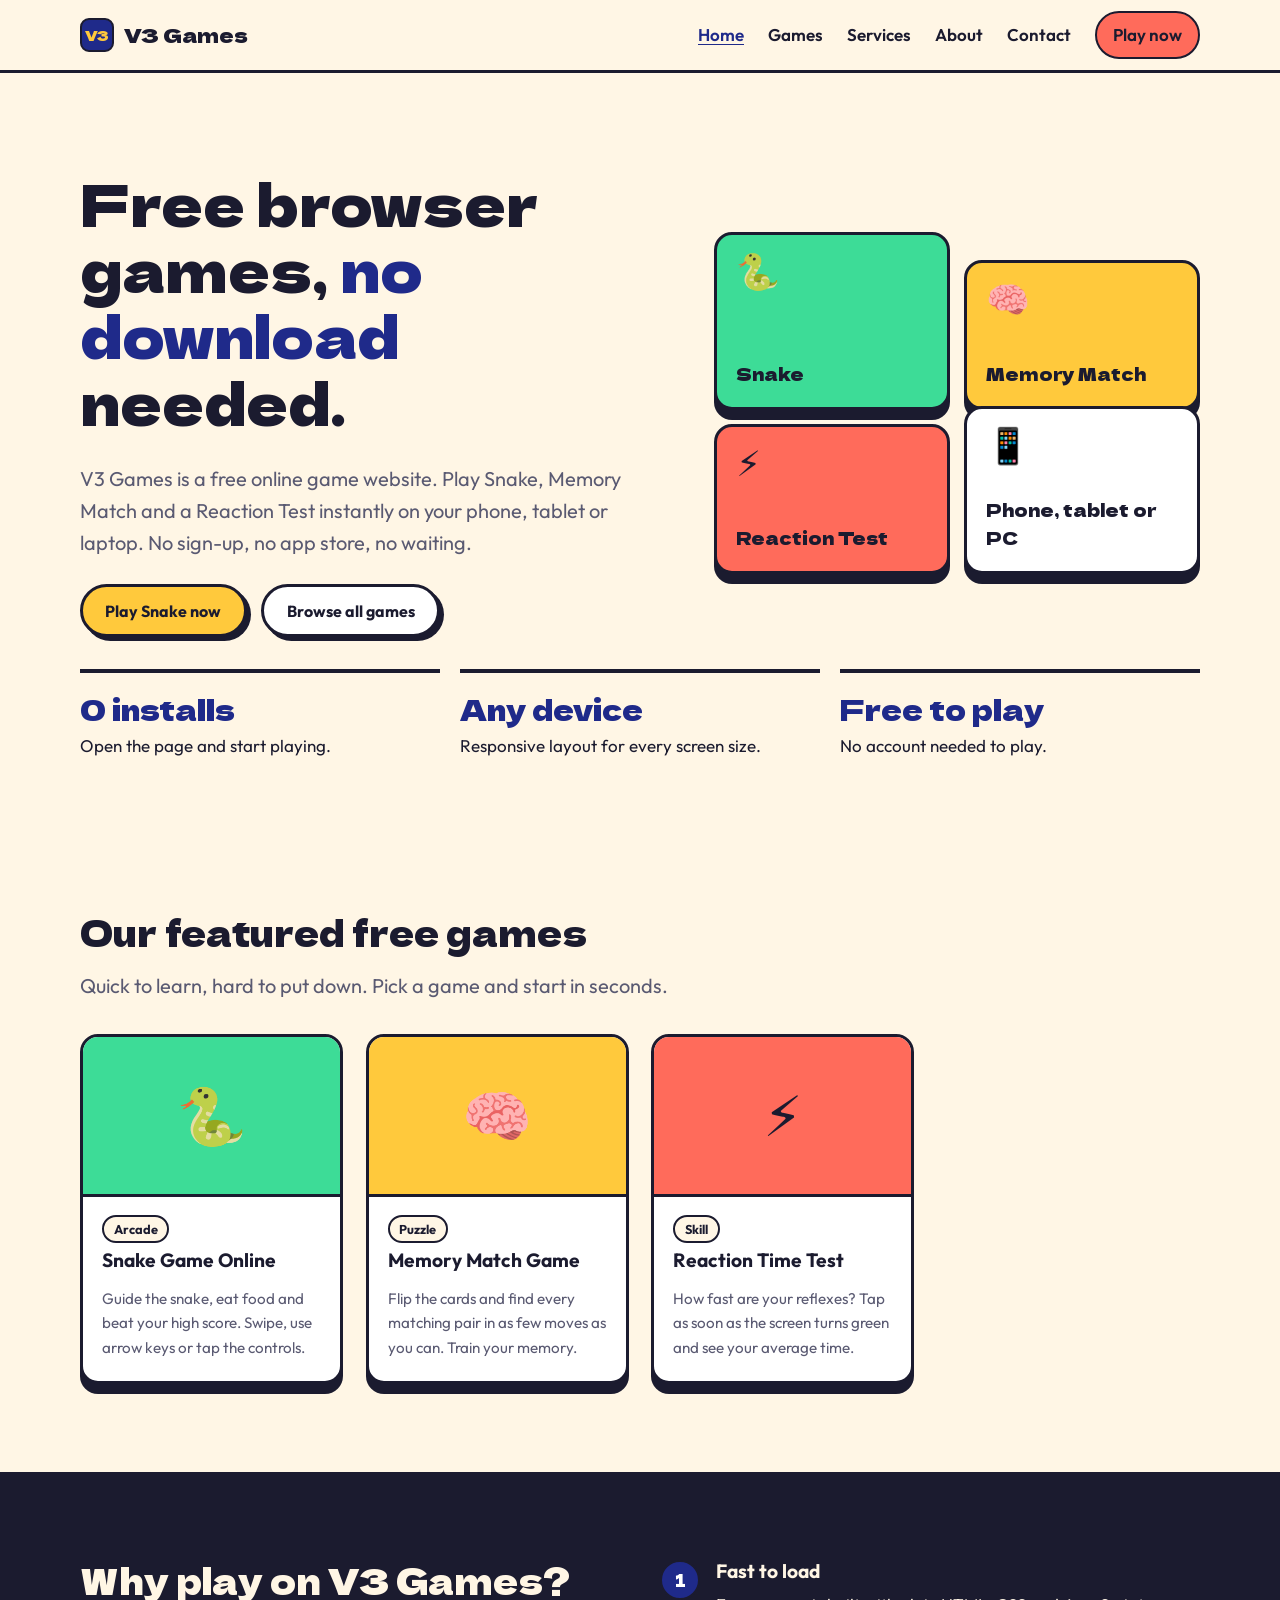
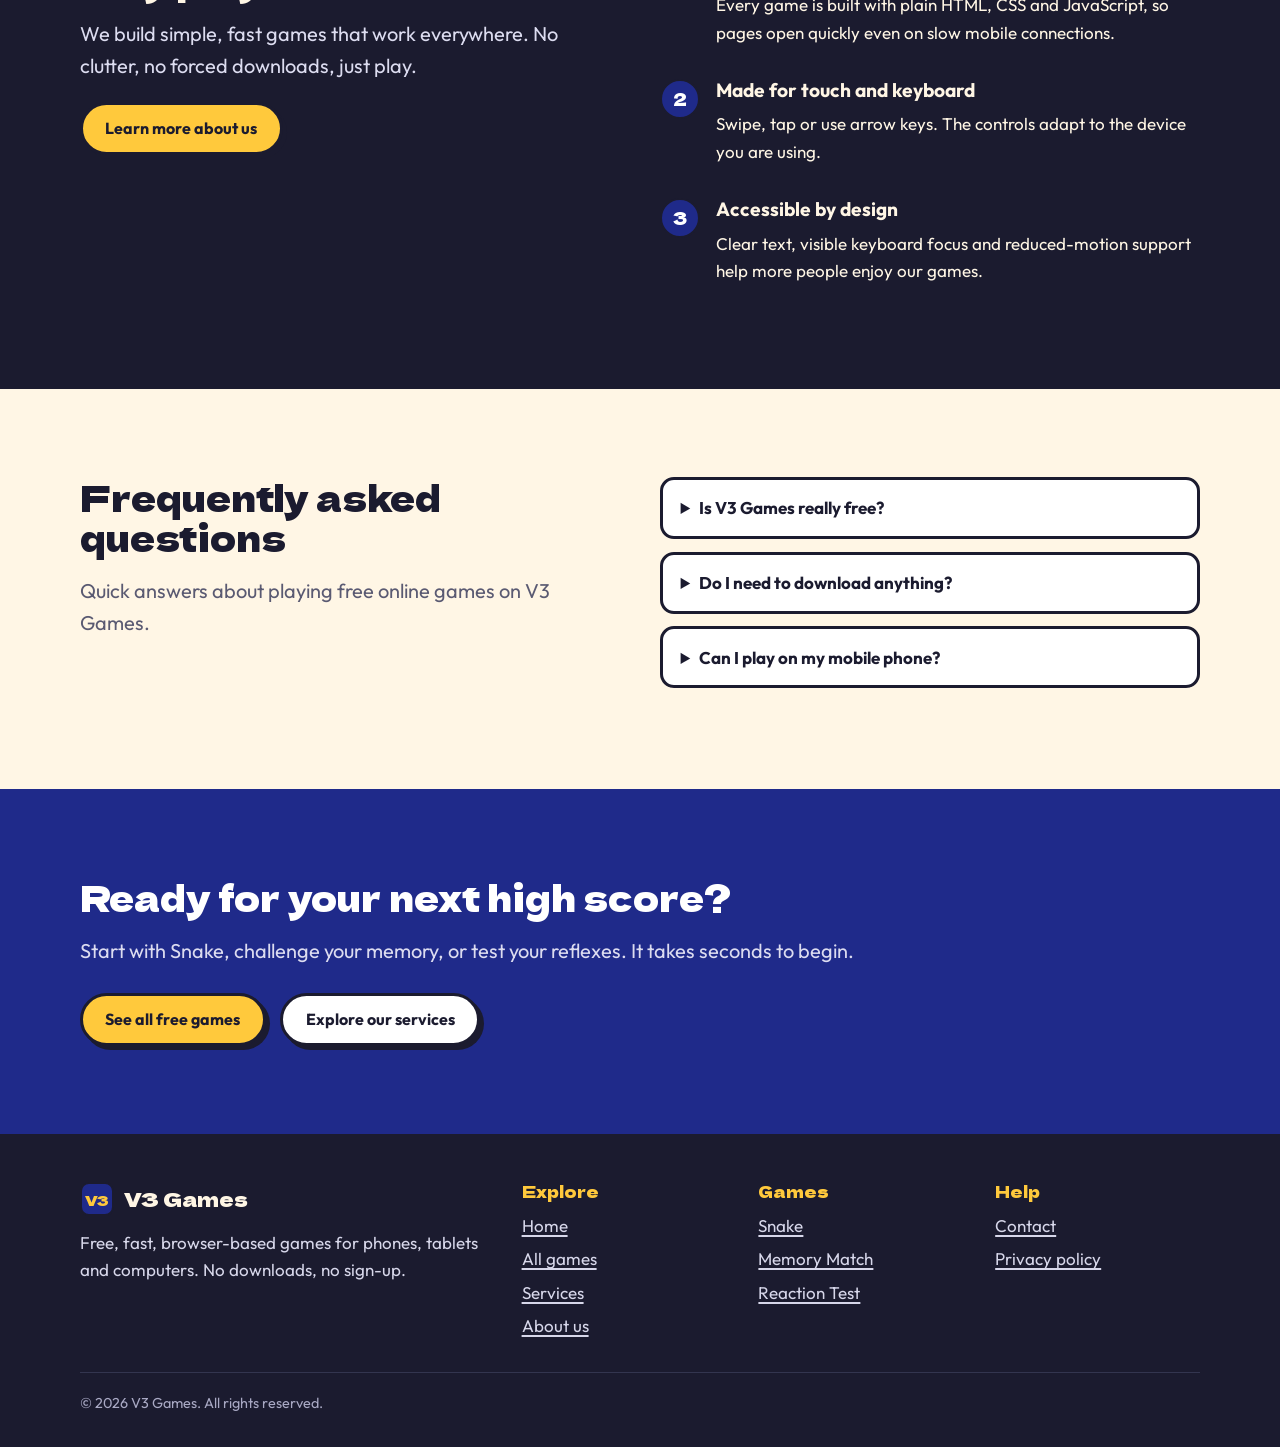
<file: index.html>
<!DOCTYPE html>
<html lang="en">
<head>
<meta charset="UTF-8">
<meta name="viewport" content="width=device-width, initial-scale=1.0, viewport-fit=cover">
<meta name="google-site-verification" content="fGE-jCKrQsXe-Aj-HKiN_HYCijM0ML98RkfeIYKG8Mo" /> 
<title>Free Online Games in Your Browser | Play Snake, Memory & More | V3 Games</title>
<meta name="description" content="Play free online games instantly in your browser. V3 Games has Snake, Memory Match and Reaction Test for mobile, tablet and desktop. No download, no sign-up.">
<meta name="robots" content="index, follow, max-image-preview:large">
<meta name="theme-color" content="#1F2A8A">
<link rel="canonical" href="https://v3games.vercel.app/">
<link rel="icon" href="data:image/svg+xml,<svg xmlns='http://www.w3.org/2000/svg' viewBox='0 0 100 100'><text y='.9em' font-size='90'>🎮</text></svg>">
<meta property="og:type" content="website">
<meta property="og:site_name" content="V3 Games">
<meta property="og:title" content="Free Online Games in Your Browser | Play Snake, Memory & More | V3 Games">
<meta property="og:description" content="Play free online games instantly in your browser. V3 Games has Snake, Memory Match and Reaction Test for mobile, tablet and desktop. No download, no sign-up.">
<meta property="og:url" content="https://v3games.vercel.app/">
<meta property="og:image" content="https://v3games.vercel.app/images/og-cover.svg">
<meta name="twitter:card" content="summary_large_image">
<meta name="twitter:title" content="Free Online Games in Your Browser | Play Snake, Memory & More | V3 Games">
<meta name="twitter:description" content="Play free online games instantly in your browser. V3 Games has Snake, Memory Match and Reaction Test for mobile, tablet and desktop. No download, no sign-up.">
<link rel="preconnect" href="https://fonts.googleapis.com">
<link rel="preconnect" href="https://fonts.gstatic.com" crossorigin>
<link href="https://fonts.googleapis.com/css2?family=Dela+Gothic+One&family=Outfit:wght@400;600;700&display=swap" rel="stylesheet">
<link rel="stylesheet" href="css/style.css">
<script type="application/ld+json">[{"@context": "https://schema.org", "@type": "WebSite", "name": "V3 Games", "url": "https://v3games.vercel.app/", "potentialAction": {"@type": "SearchAction", "target": "https://v3games.vercel.app/games.html?q={search_term_string}", "query-input": "required name=search_term_string"}}, {"@context": "https://schema.org", "@type": "Organization", "name": "V3 Games", "url": "https://v3games.vercel.app/", "logo": "https://v3games.vercel.app/images/og-cover.svg", "email": "hello@yourdomain.com"}]</script><script type="application/ld+json">{"@context": "https://schema.org", "@type": "FAQPage", "mainEntity": [{"@type": "Question", "name": "Is V3 Games really free?", "acceptedAnswer": {"@type": "Answer", "text": "Yes. Every game on V3 Games is free to play in your browser. You do not need to create an account or pay anything to start playing."}}, {"@type": "Question", "name": "Do I need to download anything?", "acceptedAnswer": {"@type": "Answer", "text": "No. The games run directly in your browser on phones, tablets and computers, so there is nothing to install."}}, {"@type": "Question", "name": "Can I play on my mobile phone?", "acceptedAnswer": {"@type": "Answer", "text": "Yes. The site is fully responsive and every game supports touch controls, including swipe gestures and on-screen buttons."}}]}</script>
</head>
<body>
<a href="#main" class="skip">Skip to content</a>
<header class="site-header">
  <div class="wrap nav">
    <a class="brand" href="index.html" aria-label="V3 Games home">
      <span class="brand-mark" aria-hidden="true">V3</span>V3 Games
    </a>
    <button class="menu-btn" aria-expanded="false" aria-controls="nav">Menu</button>
    <nav id="nav" class="nav-links" aria-label="Main">
      <a href="index.html" aria-current="page">Home</a>
      <a href="games.html">Games</a>
      <a href="services.html">Services</a>
      <a href="about.html">About</a>
      <a href="contact.html">Contact</a>
      <a class="nav-cta" href="games/snake.html">Play now</a>
    </nav>
  </div>
</header>
<main id="main">

<section class="hero">
  <div class="wrap hero-grid">
    <div>
      <h1>Free browser games, <span>no download</span> needed.</h1>
      <p class="lede">V3 Games is a free online game website. Play Snake, Memory Match and a Reaction Test instantly on your phone, tablet or laptop. No sign-up, no app store, no waiting.</p>
      <div class="hero-actions">
        <a class="btn" href="games/snake.html">Play Snake now</a>
        <a class="btn btn--alt" href="games.html">Browse all games</a>
      </div>
    </div>
    <div class="tiles" aria-label="Featured games">
      <a class="tile tile--a" href="games/snake.html"><span class="tile-icon" aria-hidden="true">🐍</span><strong>Snake</strong></a>
      <a class="tile tile--b" href="games/memory-match.html"><span class="tile-icon" aria-hidden="true">🧠</span><strong>Memory Match</strong></a>
      <a class="tile tile--c" href="games/reaction-tap.html"><span class="tile-icon" aria-hidden="true">⚡</span><strong>Reaction Test</strong></a>
      <div class="tile tile--d"><span class="tile-icon" aria-hidden="true">📱</span><strong>Phone, tablet or PC</strong></div>
    </div>
  </div>
  <div class="wrap facts">
    <div class="fact"><b>0 installs</b>Open the page and start playing.</div>
    <div class="fact"><b>Any device</b>Responsive layout for every screen size.</div>
    <div class="fact"><b>Free to play</b>No account needed to play.</div>
  </div>
</section>

<section class="section">
  <div class="wrap">
    <h2>Our featured free games</h2>
    <p class="lede">Quick to learn, hard to put down. Pick a game and start in seconds.</p>
    <div class="games-grid">
      <a class="game-card" href="games/snake.html">
        <div class="game-thumb" aria-hidden="true">🐍</div>
        <div class="game-body"><span class="tag">Arcade</span><h3>Snake Game Online</h3><p>Guide the snake, eat food and beat your high score. Swipe, use arrow keys or tap the controls.</p></div>
      </a>
      <a class="game-card" href="games/memory-match.html">
        <div class="game-thumb" aria-hidden="true">🧠</div>
        <div class="game-body"><span class="tag">Puzzle</span><h3>Memory Match Game</h3><p>Flip the cards and find every matching pair in as few moves as you can. Train your memory.</p></div>
      </a>
      <a class="game-card" href="games/reaction-tap.html">
        <div class="game-thumb" aria-hidden="true">⚡</div>
        <div class="game-body"><span class="tag">Skill</span><h3>Reaction Time Test</h3><p>How fast are your reflexes? Tap as soon as the screen turns green and see your average time.</p></div>
      </a>
    </div>
  </div>
</section>

<section class="section section--ink">
  <div class="wrap split">
    <div>
      <h2>Why play on V3 Games?</h2>
      <p class="lede">We build simple, fast games that work everywhere. No clutter, no forced downloads, just play.</p>
      <a class="btn" href="about.html">Learn more about us</a>
    </div>
    <ul class="steps">
      <li><span class="n">1</span><div><h3>Fast to load</h3><p>Every game is built with plain HTML, CSS and JavaScript, so pages open quickly even on slow mobile connections.</p></div></li>
      <li><span class="n">2</span><div><h3>Made for touch and keyboard</h3><p>Swipe, tap or use arrow keys. The controls adapt to the device you are using.</p></div></li>
      <li><span class="n">3</span><div><h3>Accessible by design</h3><p>Clear text, visible keyboard focus and reduced-motion support help more people enjoy our games.</p></div></li>
    </ul>
  </div>
</section>

<section class="section">
  <div class="wrap split">
    <div>
      <h2>Frequently asked questions</h2>
      <p class="lede">Quick answers about playing free online games on V3 Games.</p>
    </div>
    <div class="faq"><details><summary>Is V3 Games really free?</summary><p>Yes. Every game on V3 Games is free to play in your browser. You do not need to create an account or pay anything to start playing.</p></details><details><summary>Do I need to download anything?</summary><p>No. The games run directly in your browser on phones, tablets and computers, so there is nothing to install.</p></details><details><summary>Can I play on my mobile phone?</summary><p>Yes. The site is fully responsive and every game supports touch controls, including swipe gestures and on-screen buttons.</p></details></div>
  </div>
</section>

<section class="section section--cobalt">
  <div class="wrap">
    <h2>Ready for your next high score?</h2>
    <p class="lede">Start with Snake, challenge your memory, or test your reflexes. It takes seconds to begin.</p>
    <div class="hero-actions"><a class="btn" href="games.html">See all free games</a><a class="btn btn--alt" href="services.html">Explore our services</a></div>
  </div>
</section>
</main>
<footer class="site-footer">
  <div class="wrap">
    <div class="foot-grid">
      <div>
        <a class="brand" href="index.html"><span class="brand-mark" aria-hidden="true">V3</span>V3 Games</a>
        <p style="margin-top:.8rem">Free, fast, browser-based games for phones, tablets and computers. No downloads, no sign-up.</p>
      </div>
      <div>
        <h3>Explore</h3>
        <ul><li><a href="index.html">Home</a></li><li><a href="games.html">All games</a></li><li><a href="services.html">Services</a></li><li><a href="about.html">About us</a></li></ul>
      </div>
      <div>
        <h3>Games</h3>
        <ul><li><a href="games/snake.html">Snake</a></li><li><a href="games/memory-match.html">Memory Match</a></li><li><a href="games/reaction-tap.html">Reaction Test</a></li></ul>
      </div>
      <div>
        <h3>Help</h3>
        <ul><li><a href="contact.html">Contact</a></li><li><a href="privacy.html">Privacy policy</a></li></ul>
      </div>
    </div>
    <div class="copy">&copy; <span id="year">2026</span> V3 Games. All rights reserved.</div>
  </div>
</footer>
<script src="js/main.js" defer></script>
</body>
</html>
</file>
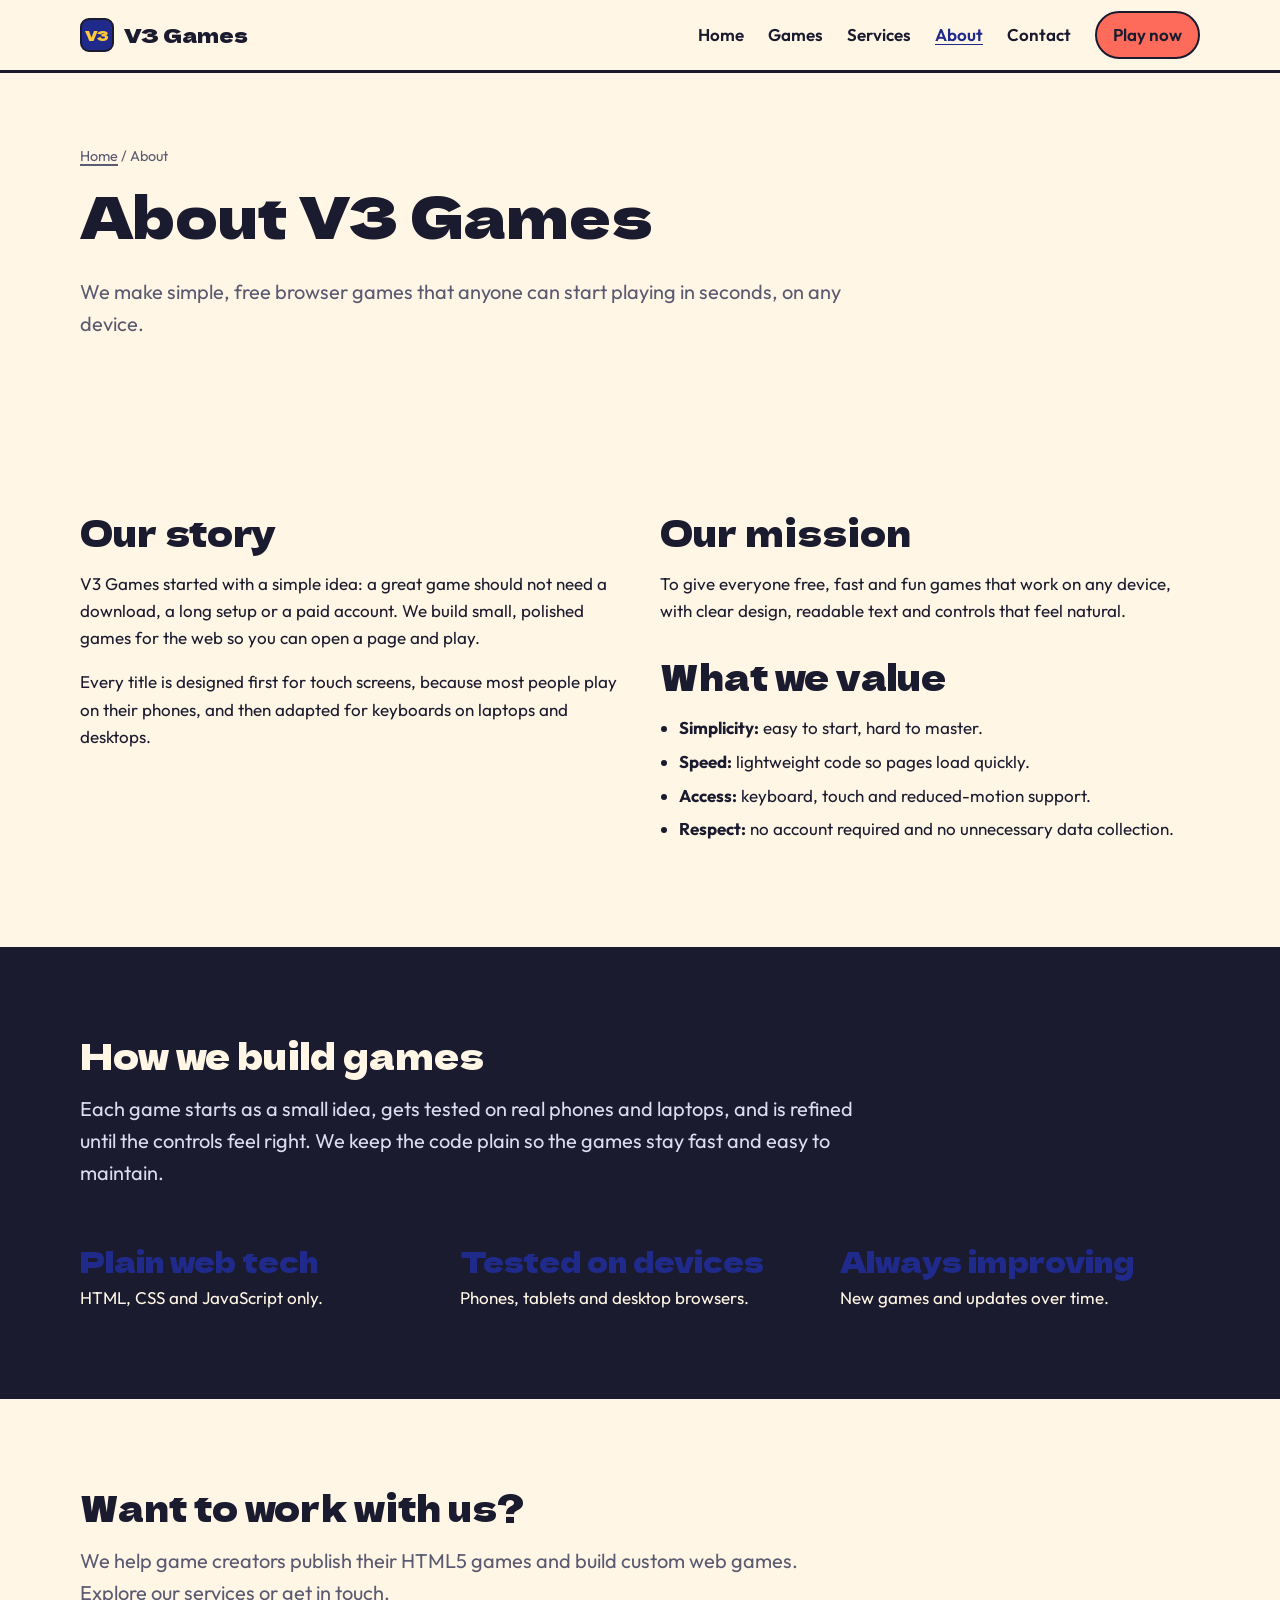
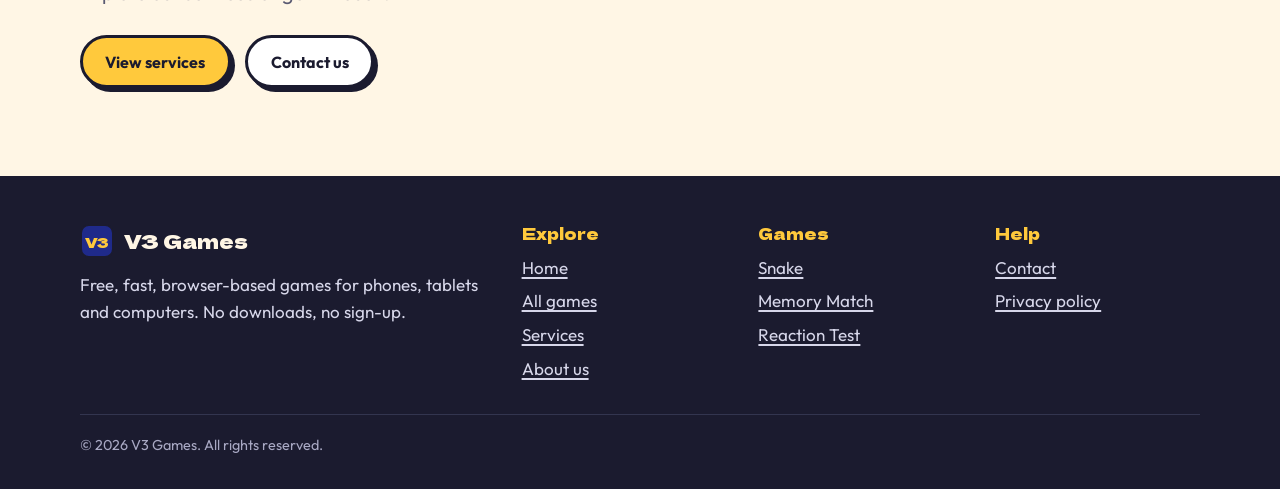
<file: about.html>
<!DOCTYPE html>
<html lang="en">

<head>
  <meta charset="UTF-8">
  <meta name="viewport" content="width=device-width, initial-scale=1.0, viewport-fit=cover">
  <title>About V3 Games | Our Story, Mission and Values</title>
  <meta name="description"
    content="Learn about V3 Games, a free browser game website built for fast, fun and accessible play on every phone, tablet and computer.">
  <meta name="robots" content="index, follow, max-image-preview:large">
  <meta name="theme-color" content="#1F2A8A">
  <link rel="canonical" href="https://v3games.vercel.app/about.html">
  <link rel="icon"
    href="data:image/svg+xml,<svg xmlns='http://www.w3.org/2000/svg' viewBox='0 0 100 100'><text y='.9em' font-size='90'>🎮</text></svg>">
  <meta property="og:type" content="website">
  <meta property="og:site_name" content="V3 Games">
  <meta property="og:title" content="About V3 Games | Our Story, Mission and Values">
  <meta property="og:description"
    content="Learn about V3 Games, a free browser game website built for fast, fun and accessible play on every phone, tablet and computer.">
  <meta property="og:url" content="https://v3games.vercel.app/about.html">
  <meta property="og:image" content="https://v3games.vercel.app/images/og-cover.svg">
  <meta name="twitter:card" content="summary_large_image">
  <meta name="twitter:title" content="About V3 Games | Our Story, Mission and Values">
  <meta name="twitter:description"
    content="Learn about V3 Games, a free browser game website built for fast, fun and accessible play on every phone, tablet and computer.">
  <link rel="preconnect" href="https://fonts.googleapis.com">
  <link rel="preconnect" href="https://fonts.gstatic.com" crossorigin>
  <link href="https://fonts.googleapis.com/css2?family=Dela+Gothic+One&family=Outfit:wght@400;600;700&display=swap"
    rel="stylesheet">
  <link rel="stylesheet" href="css/style.css">
  <script
    type="application/ld+json">{"@context": "https://schema.org", "@type": "BreadcrumbList", "itemListElement": [{"@type": "ListItem", "position": 1, "name": "Home", "item": "https://v3games.vercel.app/"}, {"@type": "ListItem", "position": 2, "name": "About", "item": "https://v3games.vercel.app/about.html"}]}</script>
</head>

<body>
  <a href="#main" class="skip">Skip to content</a>
  <header class="site-header">
    <div class="wrap nav">
      <a class="brand" href="index.html" aria-label="V3 Games home">
        <span class="brand-mark" aria-hidden="true">V3</span>V3 Games
      </a>
      <button class="menu-btn" aria-expanded="false" aria-controls="nav">Menu</button>
      <nav id="nav" class="nav-links" aria-label="Main">
        <a href="index.html">Home</a>
        <a href="games.html">Games</a>
        <a href="services.html">Services</a>
        <a href="about.html" aria-current="page">About</a>
        <a href="contact.html">Contact</a>
        <a class="nav-cta" href="games/snake.html">Play now</a>
      </nav>
    </div>
  </header>
  <main id="main">

    <section class="page-hero">
      <div class="wrap">
        <nav class="crumbs" aria-label="Breadcrumb"><a href="index.html">Home</a> / <span>About</span></nav>
        <h1>About V3 Games</h1>
        <p class="lede">We make simple, free browser games that anyone can start playing in seconds, on any device.</p>
      </div>
    </section>
    <section class="section">
      <div class="wrap prose split">
        <div>
          <h2>Our story</h2>
          <p>V3 Games started with a simple idea: a great game should not need a download, a long setup or a paid
            account. We build small, polished games for the web so you can open a page and play.</p>
          <p>Every title is designed first for touch screens, because most people play on their phones, and then adapted
            for keyboards on laptops and desktops.</p>
        </div>
        <div>
          <h2>Our mission</h2>
          <p>To give everyone free, fast and fun games that work on any device, with clear design, readable text and
            controls that feel natural.</p>
          <h2>What we value</h2>
          <ul>
            <li><strong>Simplicity:</strong> easy to start, hard to master.</li>
            <li><strong>Speed:</strong> lightweight code so pages load quickly.</li>
            <li><strong>Access:</strong> keyboard, touch and reduced-motion support.</li>
            <li><strong>Respect:</strong> no account required and no unnecessary data collection.</li>
          </ul>
        </div>
      </div>
    </section>
    <section class="section section--ink">
      <div class="wrap">
        <h2>How we build games</h2>
        <p class="lede">Each game starts as a small idea, gets tested on real phones and laptops, and is refined until
          the controls feel right. We keep the code plain so the games stay fast and easy to maintain.</p>
        <div class="facts">
          <div class="fact"><b>Plain web tech</b>HTML, CSS and JavaScript only.</div>
          <div class="fact"><b>Tested on devices</b>Phones, tablets and desktop browsers.</div>
          <div class="fact"><b>Always improving</b>New games and updates over time.</div>
        </div>
      </div>
    </section>
    <section class="section">
      <div class="wrap">
        <h2>Want to work with us?</h2>
        <p class="lede">We help game creators publish their HTML5 games and build custom web games. Explore our services
          or get in touch.</p>
        <div class="hero-actions"><a class="btn" href="services.html">View services</a><a class="btn btn--alt"
            href="contact.html">Contact us</a></div>
      </div>
    </section>
  </main>
  <footer class="site-footer">
    <div class="wrap">
      <div class="foot-grid">
        <div>
          <a class="brand" href="index.html"><span class="brand-mark" aria-hidden="true">V3</span>V3 Games</a>
          <p style="margin-top:.8rem">Free, fast, browser-based games for phones, tablets and computers. No downloads,
            no sign-up.</p>
        </div>
        <div>
          <h3>Explore</h3>
          <ul>
            <li><a href="index.html">Home</a></li>
            <li><a href="games.html">All games</a></li>
            <li><a href="services.html">Services</a></li>
            <li><a href="about.html">About us</a></li>
          </ul>
        </div>
        <div>
          <h3>Games</h3>
          <ul>
            <li><a href="games/snake.html">Snake</a></li>
            <li><a href="games/memory-match.html">Memory Match</a></li>
            <li><a href="games/reaction-tap.html">Reaction Test</a></li>
          </ul>
        </div>
        <div>
          <h3>Help</h3>
          <ul>
            <li><a href="contact.html">Contact</a></li>
            <li><a href="privacy.html">Privacy policy</a></li>
          </ul>
        </div>
      </div>
      <div class="copy">&copy; <span id="year">2026</span> V3 Games. All rights reserved.</div>
    </div>
  </footer>
  <script src="js/main.js" defer></script>
</body>

</html>
</file>
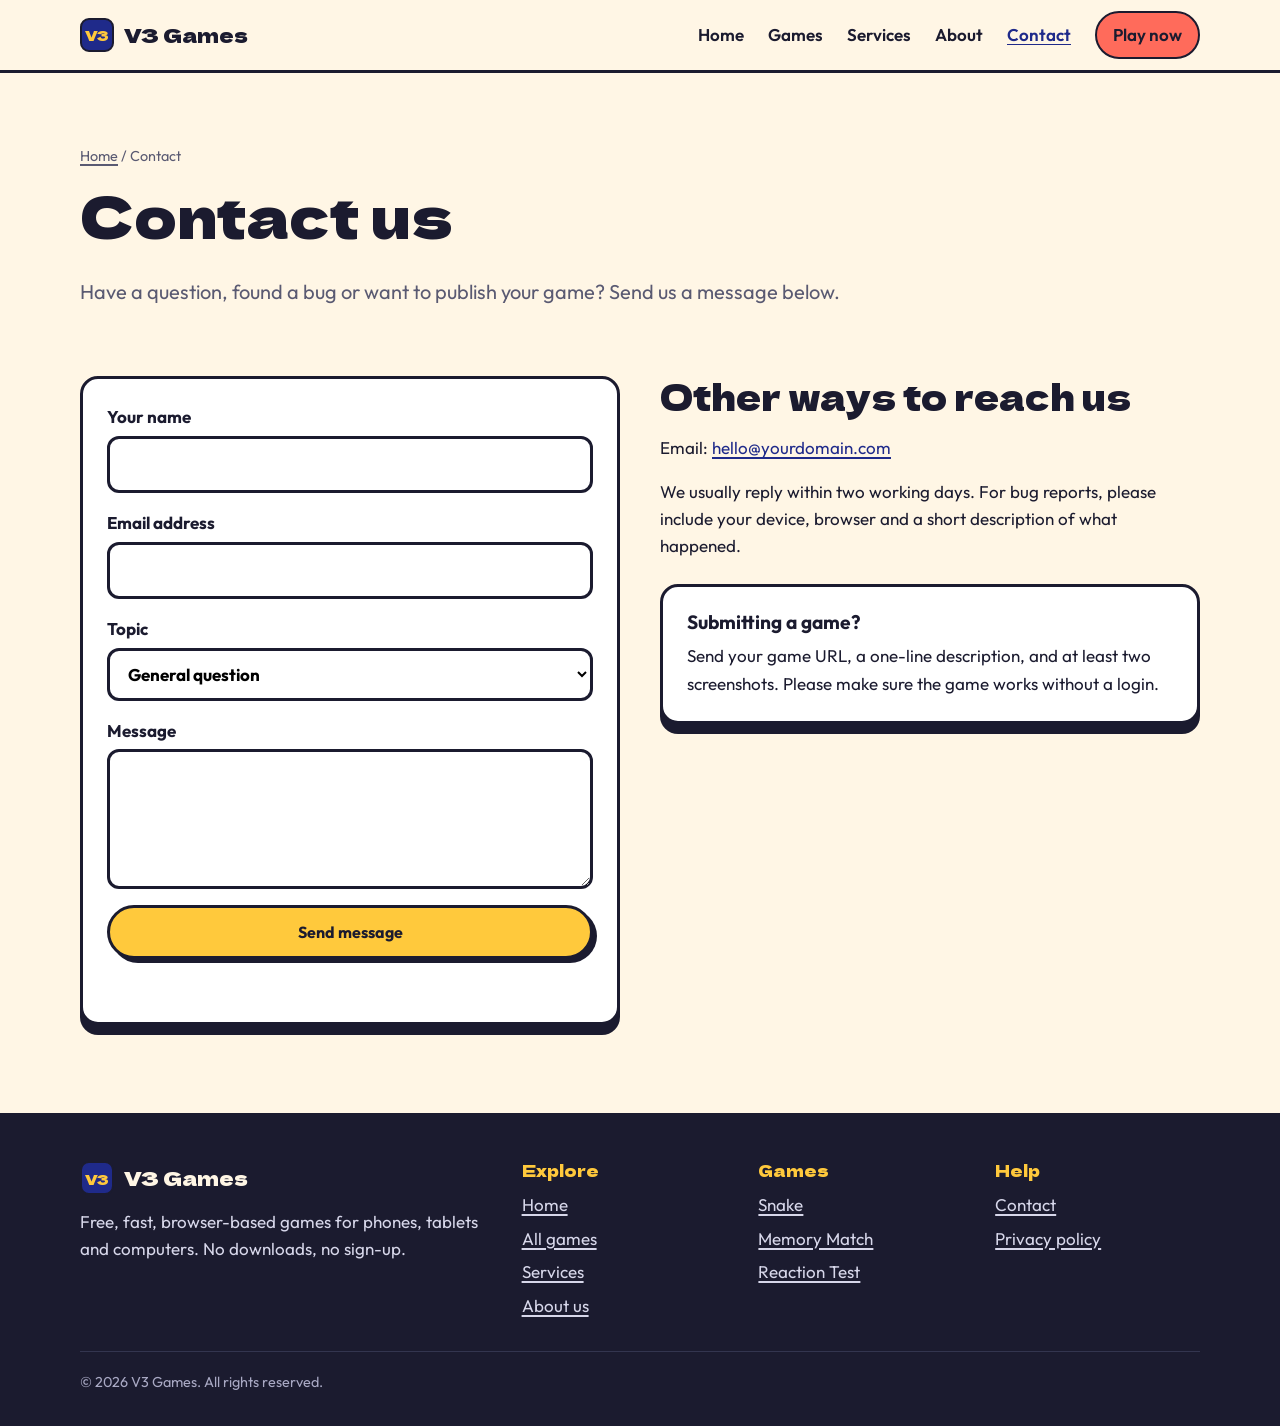
<file: contact.html>
<!DOCTYPE html>
<html lang="en">

<head>
  <meta charset="UTF-8">
  <meta name="viewport" content="width=device-width, initial-scale=1.0, viewport-fit=cover">
  <title>Contact V3 Games | Feedback, Game Submissions & Support</title>
  <meta name="description"
    content="Contact V3 Games for game feedback, bug reports, HTML5 game submissions or custom development. We reply as soon as we can.">
  <meta name="robots" content="index, follow, max-image-preview:large">
  <meta name="theme-color" content="#1F2A8A">
  <link rel="canonical" href="https://v3games.vercel.app/contact.html">
  <link rel="icon"
    href="data:image/svg+xml,<svg xmlns='http://www.w3.org/2000/svg' viewBox='0 0 100 100'><text y='.9em' font-size='90'>🎮</text></svg>">
  <meta property="og:type" content="website">
  <meta property="og:site_name" content="V3 Games">
  <meta property="og:title" content="Contact V3 Games | Feedback, Game Submissions & Support">
  <meta property="og:description"
    content="Contact V3 Games for game feedback, bug reports, HTML5 game submissions or custom development. We reply as soon as we can.">
  <meta property="og:url" content="https://v3games.vercel.app/contact.html">
  <meta property="og:image" content="https://v3games.vercel.app/images/og-cover.svg">
  <meta name="twitter:card" content="summary_large_image">
  <meta name="twitter:title" content="Contact V3 Games | Feedback, Game Submissions & Support">
  <meta name="twitter:description"
    content="Contact V3 Games for game feedback, bug reports, HTML5 game submissions or custom development. We reply as soon as we can.">
  <link rel="preconnect" href="https://fonts.googleapis.com">
  <link rel="preconnect" href="https://fonts.gstatic.com" crossorigin>
  <link href="https://fonts.googleapis.com/css2?family=Dela+Gothic+One&family=Outfit:wght@400;600;700&display=swap"
    rel="stylesheet">
  <link rel="stylesheet" href="css/style.css">
  <script
    type="application/ld+json">{"@context": "https://schema.org", "@type": "BreadcrumbList", "itemListElement": [{"@type": "ListItem", "position": 1, "name": "Home", "item": "https://v3games.vercel.app/"}, {"@type": "ListItem", "position": 2, "name": "Contact", "item": "https://v3games.vercel.app/contact.html"}]}</script>
</head>

<body>
  <a href="#main" class="skip">Skip to content</a>
  <header class="site-header">
    <div class="wrap nav">
      <a class="brand" href="index.html" aria-label="V3 Games home">
        <span class="brand-mark" aria-hidden="true">V3</span>V3 Games
      </a>
      <button class="menu-btn" aria-expanded="false" aria-controls="nav">Menu</button>
      <nav id="nav" class="nav-links" aria-label="Main">
        <a href="index.html">Home</a>
        <a href="games.html">Games</a>
        <a href="services.html">Services</a>
        <a href="about.html">About</a>
        <a href="contact.html" aria-current="page">Contact</a>
        <a class="nav-cta" href="games/snake.html">Play now</a>
      </nav>
    </div>
  </header>
  <main id="main">

    <section class="page-hero">
      <div class="wrap">
        <nav class="crumbs" aria-label="Breadcrumb"><a href="index.html">Home</a> / <span>Contact</span></nav>
        <h1>Contact us</h1>
        <p class="lede">Have a question, found a bug or want to publish your game? Send us a message below.</p>
      </div>
    </section>
    <section class="section" style="padding-top:1rem">
      <div class="wrap split">
        <form class="form card" id="contact-form" novalidate>
          <label>Your name<input type="text" name="name" autocomplete="name" required></label>
          <label>Email address<input type="email" name="email" autocomplete="email" required></label>
          <label>Topic
            <select name="topic"
              style="font:inherit;padding:.75rem .9rem;border:3px solid var(--ink);border-radius:12px;background:#fff">
              <option>General question</option>
              <option>Bug report</option>
              <option>Submit my game</option>
              <option>Custom development</option>
            </select>
          </label>
          <label>Message<textarea name="message" required></textarea></label>
          <button class="btn" type="submit">Send message</button>
          <p class="form-status" role="status" aria-live="polite" id="form-status"></p>
        </form>
        <div>
          <h2>Other ways to reach us</h2>
          <p>Email: <a href="mailto:hello@yourdomain.com">hello@yourdomain.com</a></p>
          <p>We usually reply within two working days. For bug reports, please include your device, browser and a short
            description of what happened.</p>
          <div class="card" style="margin-top:1.5rem">
            <h3>Submitting a game?</h3>
            <p>Send your game URL, a one-line description, and at least two screenshots. Please make sure the game works
              without a login.</p>
          </div>
        </div>
      </div>
    </section>
    <script>
      (function () {
        var f = document.getElementById('contact-form'), s = document.getElementById('form-status');
        f.addEventListener('submit', function (e) {
          e.preventDefault();
          var d = new FormData(f), n = (d.get('name') || '').trim(), em = (d.get('email') || '').trim(), m = (d.get('message') || '').trim();
          if (!n || !em || !m) { s.textContent = 'Please fill in your name, email and message.'; return; }
          var body = 'Name: ' + n + '\nEmail: ' + em + '\nTopic: ' + d.get('topic') + '\n\n' + m;
          window.location.href = 'mailto:hello@yourdomain.com?subject=' + encodeURIComponent('[' + d.get('topic') + '] Message from ' + n) + '&body=' + encodeURIComponent(body);
          s.textContent = 'Opening your email app. If nothing happens, email us directly at hello@yourdomain.com.';
        });
      })();
    </script>
  </main>
  <footer class="site-footer">
    <div class="wrap">
      <div class="foot-grid">
        <div>
          <a class="brand" href="index.html"><span class="brand-mark" aria-hidden="true">V3</span>V3 Games</a>
          <p style="margin-top:.8rem">Free, fast, browser-based games for phones, tablets and computers. No downloads,
            no sign-up.</p>
        </div>
        <div>
          <h3>Explore</h3>
          <ul>
            <li><a href="index.html">Home</a></li>
            <li><a href="games.html">All games</a></li>
            <li><a href="services.html">Services</a></li>
            <li><a href="about.html">About us</a></li>
          </ul>
        </div>
        <div>
          <h3>Games</h3>
          <ul>
            <li><a href="games/snake.html">Snake</a></li>
            <li><a href="games/memory-match.html">Memory Match</a></li>
            <li><a href="games/reaction-tap.html">Reaction Test</a></li>
          </ul>
        </div>
        <div>
          <h3>Help</h3>
          <ul>
            <li><a href="contact.html">Contact</a></li>
            <li><a href="privacy.html">Privacy policy</a></li>
          </ul>
        </div>
      </div>
      <div class="copy">&copy; <span id="year">2026</span> V3 Games. All rights reserved.</div>
    </div>
  </footer>
  <script src="js/main.js" defer></script>
</body>

</html>
</file>
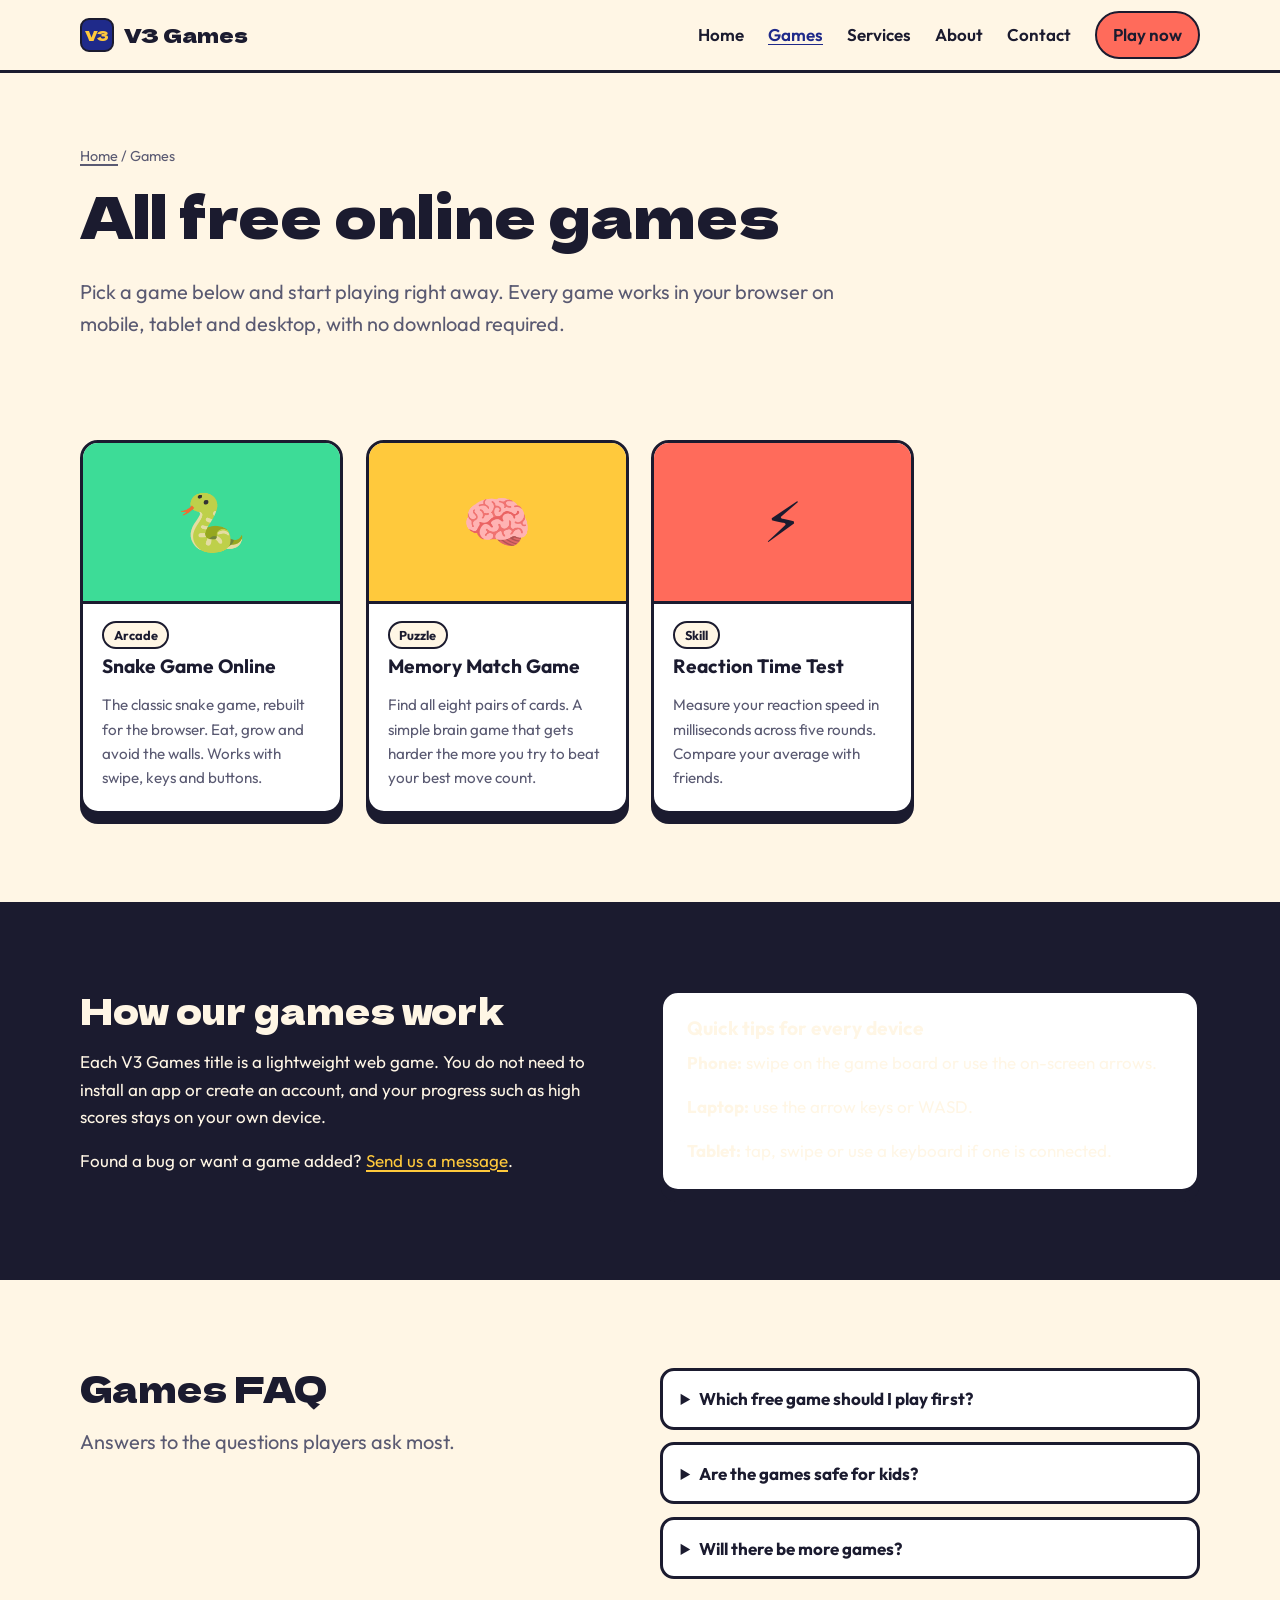
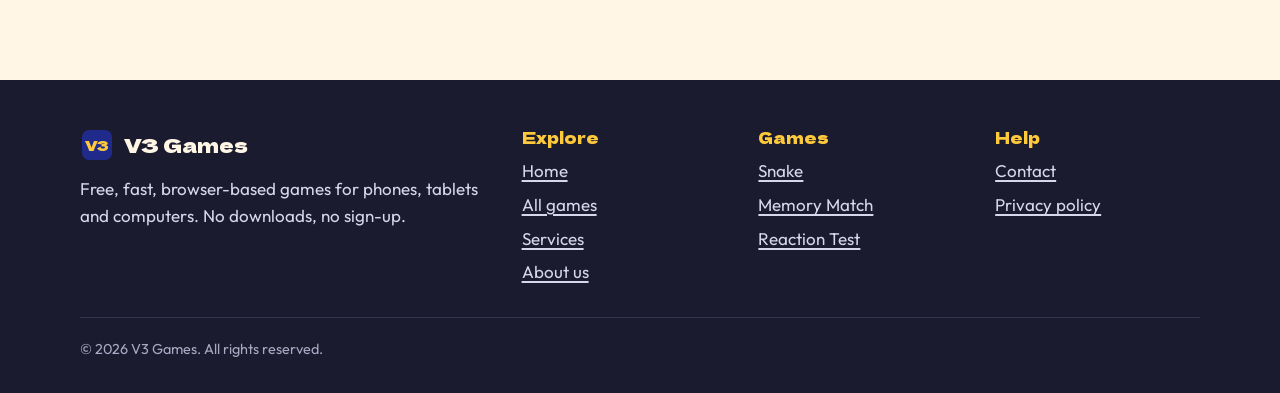
<file: games.html>
<!DOCTYPE html>
<html lang="en">
<head>
<meta charset="UTF-8">
<meta name="viewport" content="width=device-width, initial-scale=1.0, viewport-fit=cover">
<title>All Free Online Games | Snake, Memory Match, Reaction Test | V3 Games</title>
<meta name="description" content="Browse every free online game on V3 Games. Play Snake, Memory Match and Reaction Time Test in your browser on any phone, tablet or PC.">
<meta name="robots" content="index, follow, max-image-preview:large">
<meta name="theme-color" content="#1F2A8A">
<link rel="canonical" href="https://v3games.vercel.app/games.html">
<link rel="icon" href="data:image/svg+xml,<svg xmlns='http://www.w3.org/2000/svg' viewBox='0 0 100 100'><text y='.9em' font-size='90'>🎮</text></svg>">
<meta property="og:type" content="website">
<meta property="og:site_name" content="V3 Games">
<meta property="og:title" content="All Free Online Games | Snake, Memory Match, Reaction Test | V3 Games">
<meta property="og:description" content="Browse every free online game on V3 Games. Play Snake, Memory Match and Reaction Time Test in your browser on any phone, tablet or PC.">
<meta property="og:url" content="https://v3games.vercel.app/games.html">
<meta property="og:image" content="https://v3games.vercel.app/images/og-cover.svg">
<meta name="twitter:card" content="summary_large_image">
<meta name="twitter:title" content="All Free Online Games | Snake, Memory Match, Reaction Test | V3 Games">
<meta name="twitter:description" content="Browse every free online game on V3 Games. Play Snake, Memory Match and Reaction Time Test in your browser on any phone, tablet or PC.">
<link rel="preconnect" href="https://fonts.googleapis.com">
<link rel="preconnect" href="https://fonts.gstatic.com" crossorigin>
<link href="https://fonts.googleapis.com/css2?family=Dela+Gothic+One&family=Outfit:wght@400;600;700&display=swap" rel="stylesheet">
<link rel="stylesheet" href="css/style.css">
<script type="application/ld+json">{"@context": "https://schema.org", "@type": "FAQPage", "mainEntity": [{"@type": "Question", "name": "Which free game should I play first?", "acceptedAnswer": {"@type": "Answer", "text": "Start with Snake if you like classic arcade action, Memory Match if you enjoy puzzles, or Reaction Test if you want a quick skill check."}}, {"@type": "Question", "name": "Are the games safe for kids?", "acceptedAnswer": {"@type": "Answer", "text": "Our games do not include violence or chat features, and they run without requiring an account. Parents should still supervise young children online."}}, {"@type": "Question", "name": "Will there be more games?", "acceptedAnswer": {"@type": "Answer", "text": "Yes. We add new free browser games regularly. Check back often or contact us with suggestions."}}]}</script><script type="application/ld+json">{"@context": "https://schema.org", "@type": "BreadcrumbList", "itemListElement": [{"@type": "ListItem", "position": 1, "name": "Home", "item": "https://v3games.vercel.app/"}, {"@type": "ListItem", "position": 2, "name": "Games", "item": "https://v3games.vercel.app/games.html"}]}</script>
</head>
<body>
<a href="#main" class="skip">Skip to content</a>
<header class="site-header">
  <div class="wrap nav">
    <a class="brand" href="index.html" aria-label="V3 Games home">
      <span class="brand-mark" aria-hidden="true">V3</span>V3 Games
    </a>
    <button class="menu-btn" aria-expanded="false" aria-controls="nav">Menu</button>
    <nav id="nav" class="nav-links" aria-label="Main">
      <a href="index.html">Home</a>
      <a href="games.html" aria-current="page">Games</a>
      <a href="services.html">Services</a>
      <a href="about.html">About</a>
      <a href="contact.html">Contact</a>
      <a class="nav-cta" href="games/snake.html">Play now</a>
    </nav>
  </div>
</header>
<main id="main">

<section class="page-hero">
  <div class="wrap">
    <nav class="crumbs" aria-label="Breadcrumb"><a href="index.html">Home</a> / <span>Games</span></nav>
    <h1>All free online games</h1>
    <p class="lede">Pick a game below and start playing right away. Every game works in your browser on mobile, tablet and desktop, with no download required.</p>
  </div>
</section>
<section class="section" style="padding-top:1rem">
  <div class="wrap">
    <div class="games-grid">
      <a class="game-card" href="games/snake.html">
        <div class="game-thumb" aria-hidden="true">🐍</div>
        <div class="game-body"><span class="tag">Arcade</span><h3>Snake Game Online</h3><p>The classic snake game, rebuilt for the browser. Eat, grow and avoid the walls. Works with swipe, keys and buttons.</p></div>
      </a>
      <a class="game-card" href="games/memory-match.html">
        <div class="game-thumb" aria-hidden="true">🧠</div>
        <div class="game-body"><span class="tag">Puzzle</span><h3>Memory Match Game</h3><p>Find all eight pairs of cards. A simple brain game that gets harder the more you try to beat your best move count.</p></div>
      </a>
      <a class="game-card" href="games/reaction-tap.html">
        <div class="game-thumb" aria-hidden="true">⚡</div>
        <div class="game-body"><span class="tag">Skill</span><h3>Reaction Time Test</h3><p>Measure your reaction speed in milliseconds across five rounds. Compare your average with friends.</p></div>
      </a>
    </div>
  </div>
</section>
<section class="section section--ink">
  <div class="wrap split">
    <div>
      <h2>How our games work</h2>
      <p>Each V3 Games title is a lightweight web game. You do not need to install an app or create an account, and your progress such as high scores stays on your own device.</p>
      <p>Found a bug or want a game added? <a href="contact.html" style="color:var(--sun)">Send us a message</a>.</p>
    </div>
    <div class="card"><h3>Quick tips for every device</h3>
      <p><strong>Phone:</strong> swipe on the game board or use the on-screen arrows.</p>
      <p><strong>Laptop:</strong> use the arrow keys or WASD.</p>
      <p><strong>Tablet:</strong> tap, swipe or use a keyboard if one is connected.</p></div>
  </div>
</section>
<section class="section">
  <div class="wrap split">
    <div><h2>Games FAQ</h2><p class="lede">Answers to the questions players ask most.</p></div>
    <div class="faq"><details><summary>Which free game should I play first?</summary><p>Start with Snake if you like classic arcade action, Memory Match if you enjoy puzzles, or Reaction Test if you want a quick skill check.</p></details><details><summary>Are the games safe for kids?</summary><p>Our games do not include violence or chat features, and they run without requiring an account. Parents should still supervise young children online.</p></details><details><summary>Will there be more games?</summary><p>Yes. We add new free browser games regularly. Check back often or contact us with suggestions.</p></details></div>
  </div>
</section>
</main>
<footer class="site-footer">
  <div class="wrap">
    <div class="foot-grid">
      <div>
        <a class="brand" href="index.html"><span class="brand-mark" aria-hidden="true">V3</span>V3 Games</a>
        <p style="margin-top:.8rem">Free, fast, browser-based games for phones, tablets and computers. No downloads, no sign-up.</p>
      </div>
      <div>
        <h3>Explore</h3>
        <ul><li><a href="index.html">Home</a></li><li><a href="games.html">All games</a></li><li><a href="services.html">Services</a></li><li><a href="about.html">About us</a></li></ul>
      </div>
      <div>
        <h3>Games</h3>
        <ul><li><a href="games/snake.html">Snake</a></li><li><a href="games/memory-match.html">Memory Match</a></li><li><a href="games/reaction-tap.html">Reaction Test</a></li></ul>
      </div>
      <div>
        <h3>Help</h3>
        <ul><li><a href="contact.html">Contact</a></li><li><a href="privacy.html">Privacy policy</a></li></ul>
      </div>
    </div>
    <div class="copy">&copy; <span id="year">2026</span> V3 Games. All rights reserved.</div>
  </div>
</footer>
<script src="js/main.js" defer></script>
</body>
</html>
</file>
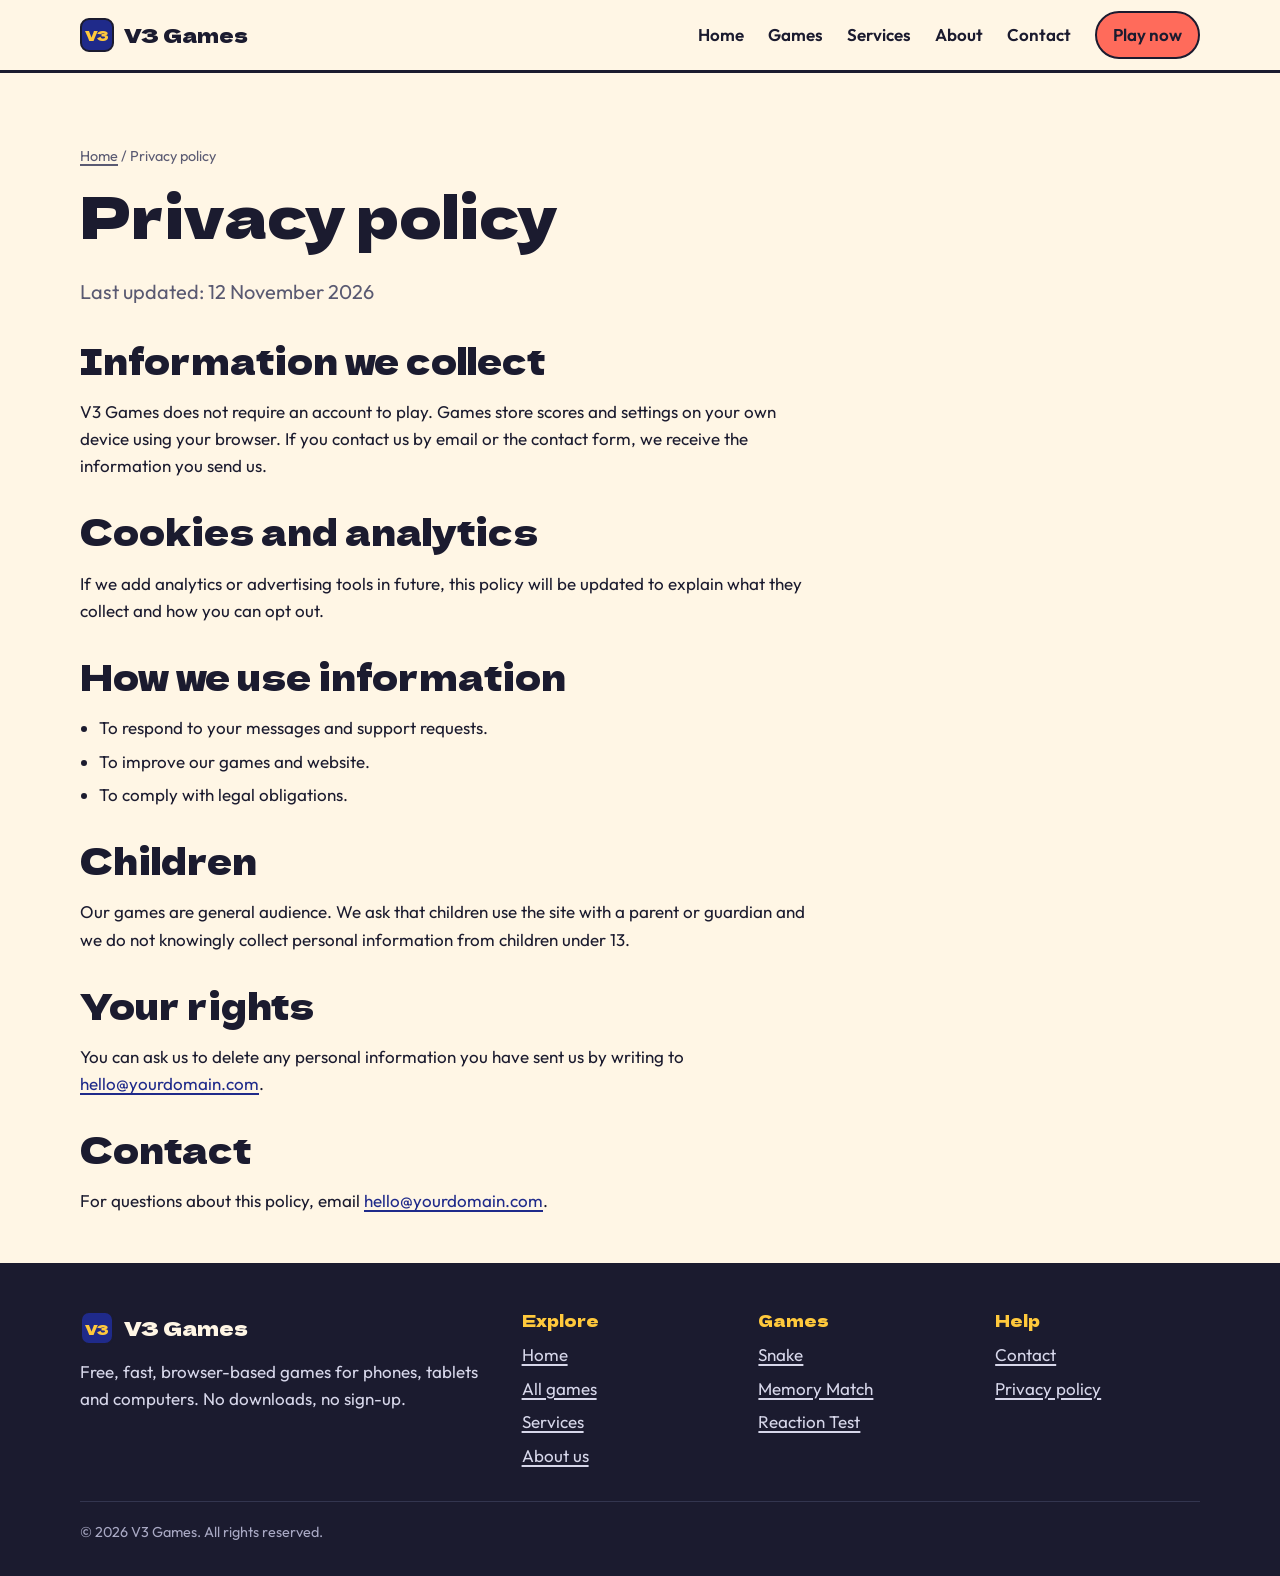
<file: privacy.html>
<!DOCTYPE html>
<html lang="en">
<head>
<meta charset="UTF-8">
<meta name="viewport" content="width=device-width, initial-scale=1.0, viewport-fit=cover">
<title>Privacy Policy | V3 Games</title>
<meta name="description" content="Read the V3 Games privacy policy to understand what information we collect, how we use it and how we protect your data.">
<meta name="robots" content="index, follow, max-image-preview:large">
<meta name="theme-color" content="#1F2A8A">
<link rel="canonical" href="https://v3games.vercel.app/privacy.html">
<link rel="icon" href="data:image/svg+xml,<svg xmlns='http://www.w3.org/2000/svg' viewBox='0 0 100 100'><text y='.9em' font-size='90'>🎮</text></svg>">
<meta property="og:type" content="website">
<meta property="og:site_name" content="V3 Games">
<meta property="og:title" content="Privacy Policy | V3 Games">
<meta property="og:description" content="Read the V3 Games privacy policy to understand what information we collect, how we use it and how we protect your data.">
<meta property="og:url" content="https://v3games.vercel.app/privacy.html">
<meta property="og:image" content="https://v3games.vercel.app/images/og-cover.svg">
<meta name="twitter:card" content="summary_large_image">
<meta name="twitter:title" content="Privacy Policy | V3 Games">
<meta name="twitter:description" content="Read the V3 Games privacy policy to understand what information we collect, how we use it and how we protect your data.">
<link rel="preconnect" href="https://fonts.googleapis.com">
<link rel="preconnect" href="https://fonts.gstatic.com" crossorigin>
<link href="https://fonts.googleapis.com/css2?family=Dela+Gothic+One&family=Outfit:wght@400;600;700&display=swap" rel="stylesheet">
<link rel="stylesheet" href="css/style.css">
<script type="application/ld+json">{"@context": "https://schema.org", "@type": "BreadcrumbList", "itemListElement": [{"@type": "ListItem", "position": 1, "name": "Home", "item": "https://v3games.vercel.app/"}, {"@type": "ListItem", "position": 2, "name": "Privacy", "item": "https://v3games.vercel.app/privacy.html"}]}</script>
</head>
<body>
<a href="#main" class="skip">Skip to content</a>
<header class="site-header">
  <div class="wrap nav">
    <a class="brand" href="index.html" aria-label="V3 Games home">
      <span class="brand-mark" aria-hidden="true">V3</span>V3 Games
    </a>
    <button class="menu-btn" aria-expanded="false" aria-controls="nav">Menu</button>
    <nav id="nav" class="nav-links" aria-label="Main">
      <a href="index.html">Home</a>
      <a href="games.html">Games</a>
      <a href="services.html">Services</a>
      <a href="about.html">About</a>
      <a href="contact.html">Contact</a>
      <a class="nav-cta" href="games/snake.html">Play now</a>
    </nav>
  </div>
</header>
<main id="main">

<section class="page-hero">
  <div class="wrap prose">
    <nav class="crumbs" aria-label="Breadcrumb"><a href="index.html">Home</a> / <span>Privacy policy</span></nav>
    <h1>Privacy policy</h1>
    <p class="lede">Last updated: 12 November 2026</p>
    <h2>Information we collect</h2>
    <p>V3 Games does not require an account to play. Games store scores and settings on your own device using your browser. If you contact us by email or the contact form, we receive the information you send us.</p>
    <h2>Cookies and analytics</h2>
    <p>If we add analytics or advertising tools in future, this policy will be updated to explain what they collect and how you can opt out.</p>
    <h2>How we use information</h2>
    <ul><li>To respond to your messages and support requests.</li><li>To improve our games and website.</li><li>To comply with legal obligations.</li></ul>
    <h2>Children</h2>
    <p>Our games are general audience. We ask that children use the site with a parent or guardian and we do not knowingly collect personal information from children under 13.</p>
    <h2>Your rights</h2>
    <p>You can ask us to delete any personal information you have sent us by writing to <a href="mailto:hello@yourdomain.com">hello@yourdomain.com</a>.</p>
    <h2>Contact</h2>
    <p>For questions about this policy, email <a href="mailto:hello@yourdomain.com">hello@yourdomain.com</a>.</p>
  </div>
</section>
</main>
<footer class="site-footer">
  <div class="wrap">
    <div class="foot-grid">
      <div>
        <a class="brand" href="index.html"><span class="brand-mark" aria-hidden="true">V3</span>V3 Games</a>
        <p style="margin-top:.8rem">Free, fast, browser-based games for phones, tablets and computers. No downloads, no sign-up.</p>
      </div>
      <div>
        <h3>Explore</h3>
        <ul><li><a href="index.html">Home</a></li><li><a href="games.html">All games</a></li><li><a href="services.html">Services</a></li><li><a href="about.html">About us</a></li></ul>
      </div>
      <div>
        <h3>Games</h3>
        <ul><li><a href="games/snake.html">Snake</a></li><li><a href="games/memory-match.html">Memory Match</a></li><li><a href="games/reaction-tap.html">Reaction Test</a></li></ul>
      </div>
      <div>
        <h3>Help</h3>
        <ul><li><a href="contact.html">Contact</a></li><li><a href="privacy.html">Privacy policy</a></li></ul>
      </div>
    </div>
    <div class="copy">&copy; <span id="year">2026</span> V3 Games. All rights reserved.</div>
  </div>
</footer>
<script src="js/main.js" defer></script>
</body>
</html>
</file>
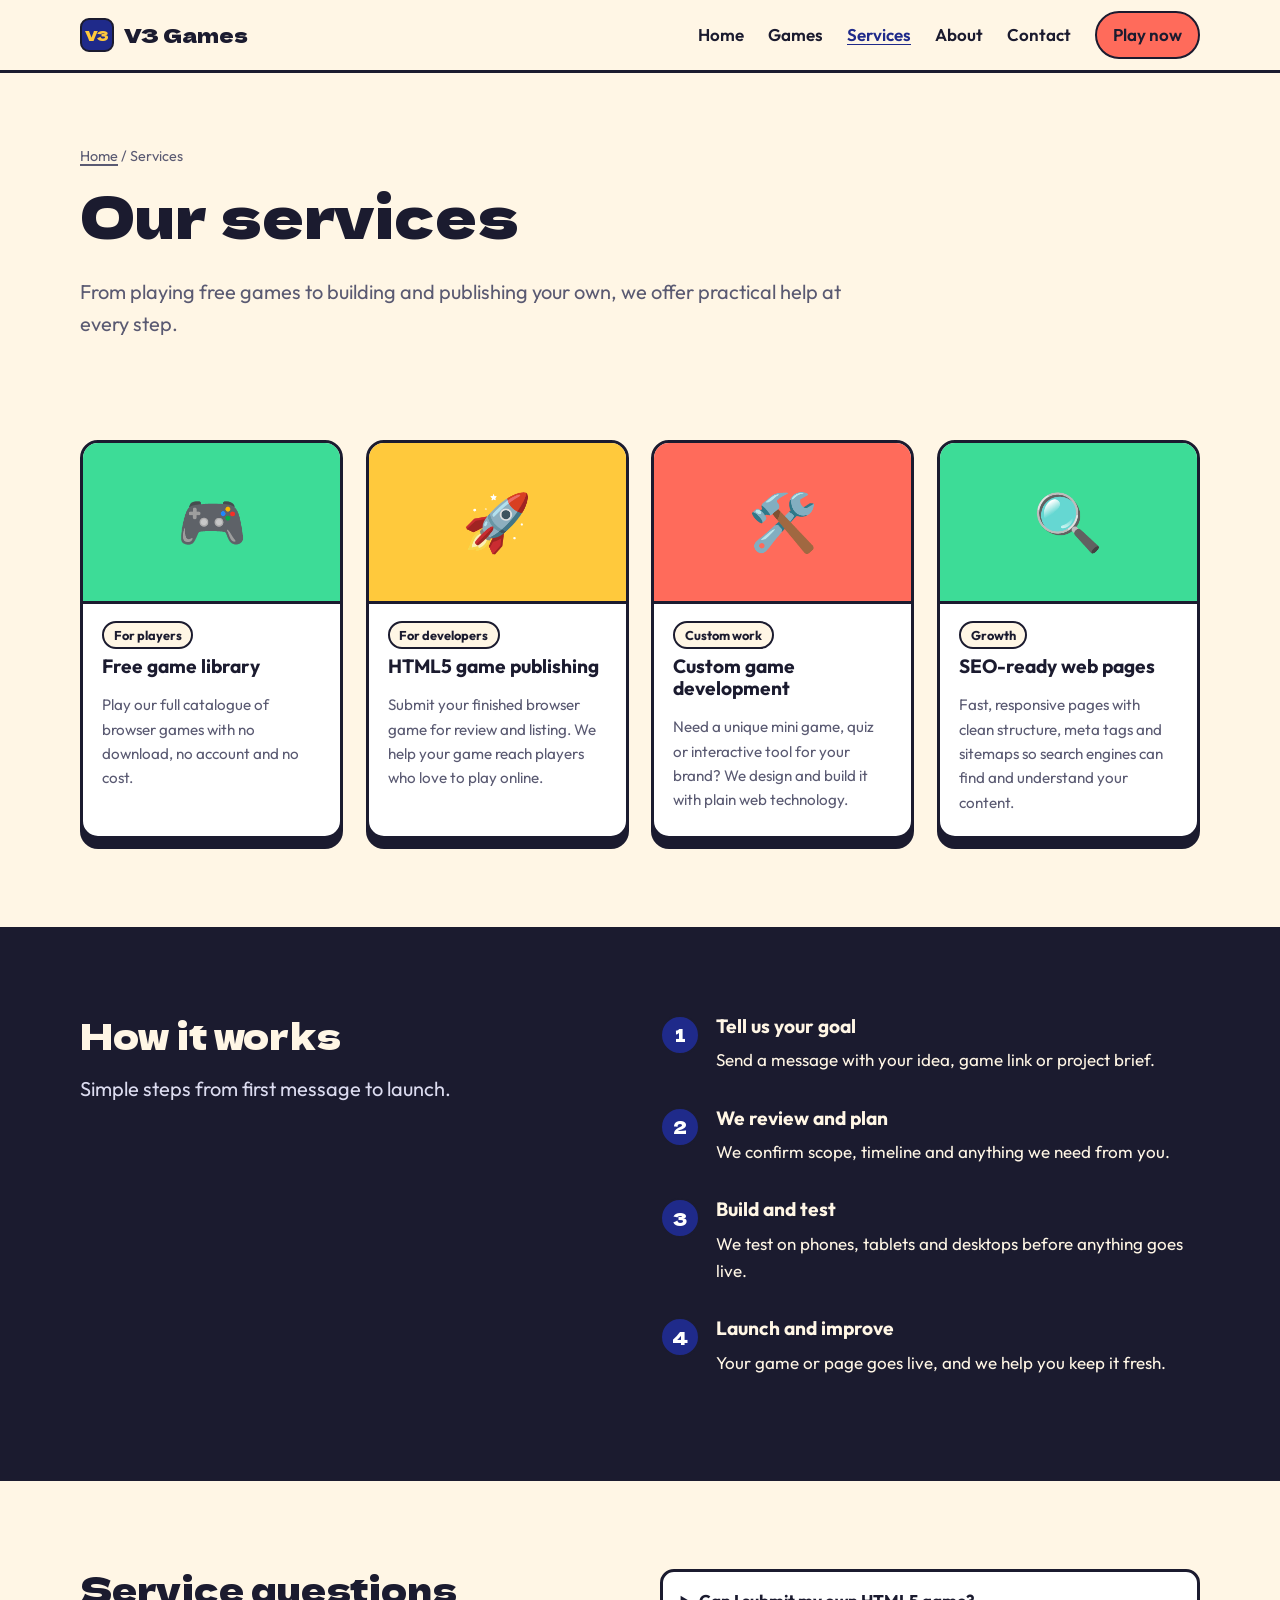
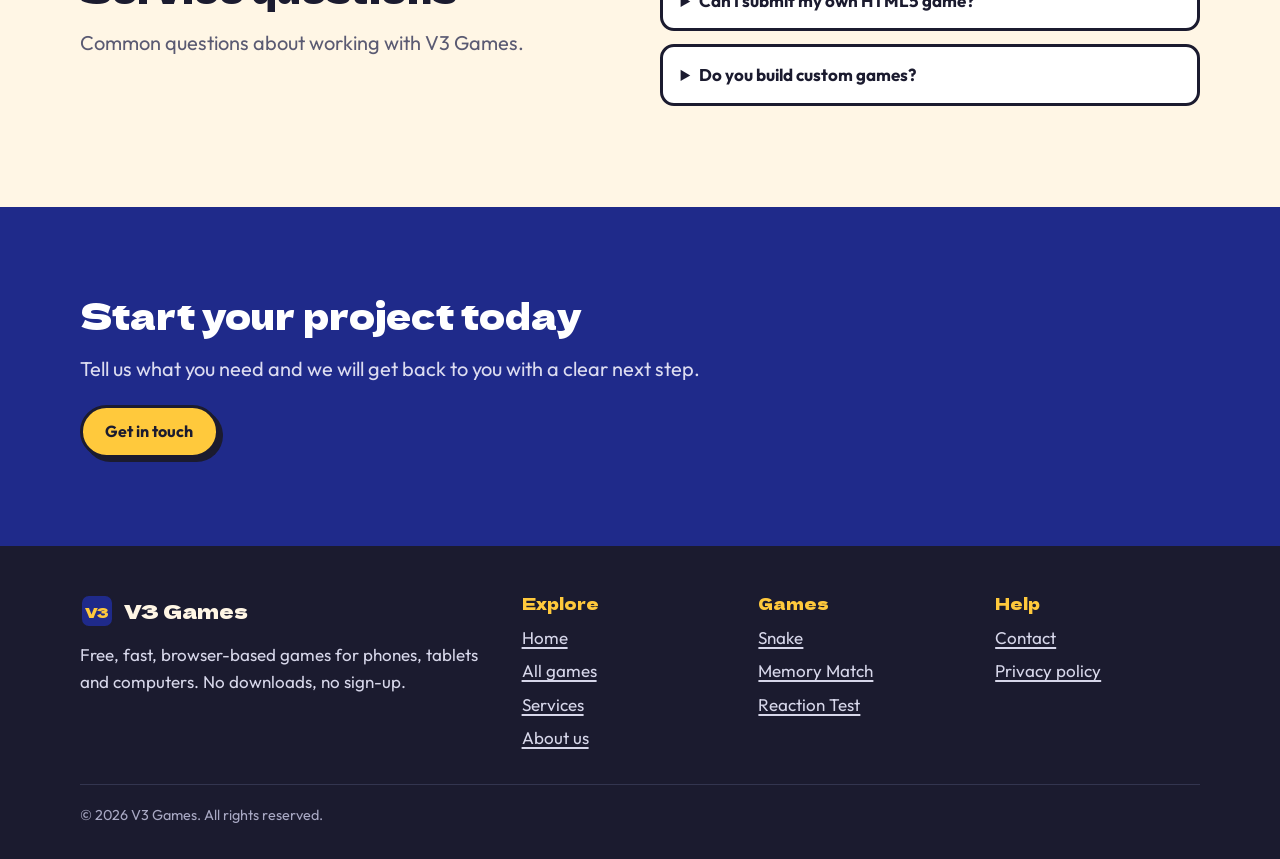
<file: services.html>
<!DOCTYPE html>
<html lang="en">
<head>
<meta charset="UTF-8">
<meta name="viewport" content="width=device-width, initial-scale=1.0, viewport-fit=cover">
<title>Game Services | Publish Your HTML5 Game & Custom Web Games | V3 Games</title>
<meta name="description" content="Services from V3 Games: free game listings, HTML5 game submissions, custom browser game development and SEO-friendly website builds.">
<meta name="robots" content="index, follow, max-image-preview:large">
<meta name="theme-color" content="#1F2A8A">
<link rel="canonical" href="https://v3games.vercel.app/services.html">
<link rel="icon" href="data:image/svg+xml,<svg xmlns='http://www.w3.org/2000/svg' viewBox='0 0 100 100'><text y='.9em' font-size='90'>🎮</text></svg>">
<meta property="og:type" content="website">
<meta property="og:site_name" content="V3 Games">
<meta property="og:title" content="Game Services | Publish Your HTML5 Game & Custom Web Games | V3 Games">
<meta property="og:description" content="Services from V3 Games: free game listings, HTML5 game submissions, custom browser game development and SEO-friendly website builds.">
<meta property="og:url" content="https://v3games.vercel.app/services.html">
<meta property="og:image" content="https://v3games.vercel.app/images/og-cover.svg">
<meta name="twitter:card" content="summary_large_image">
<meta name="twitter:title" content="Game Services | Publish Your HTML5 Game & Custom Web Games | V3 Games">
<meta name="twitter:description" content="Services from V3 Games: free game listings, HTML5 game submissions, custom browser game development and SEO-friendly website builds.">
<link rel="preconnect" href="https://fonts.googleapis.com">
<link rel="preconnect" href="https://fonts.gstatic.com" crossorigin>
<link href="https://fonts.googleapis.com/css2?family=Dela+Gothic+One&family=Outfit:wght@400;600;700&display=swap" rel="stylesheet">
<link rel="stylesheet" href="css/style.css">
<script type="application/ld+json">{"@context": "https://schema.org", "@type": "FAQPage", "mainEntity": [{"@type": "Question", "name": "Can I submit my own HTML5 game?", "acceptedAnswer": {"@type": "Answer", "text": "Yes. Contact us with your game link, a short description and screenshots. We review each submission for quality, safety and fit with our audience."}}, {"@type": "Question", "name": "Do you build custom games?", "acceptedAnswer": {"@type": "Answer", "text": "We build custom HTML5 browser games and interactive web experiences. Share your idea through the contact page and we will reply with next steps."}}]}</script><script type="application/ld+json">{"@context": "https://schema.org", "@type": "BreadcrumbList", "itemListElement": [{"@type": "ListItem", "position": 1, "name": "Home", "item": "https://v3games.vercel.app/"}, {"@type": "ListItem", "position": 2, "name": "Services", "item": "https://v3games.vercel.app/services.html"}]}</script>
</head>
<body>
<a href="#main" class="skip">Skip to content</a>
<header class="site-header">
  <div class="wrap nav">
    <a class="brand" href="index.html" aria-label="V3 Games home">
      <span class="brand-mark" aria-hidden="true">V3</span>V3 Games
    </a>
    <button class="menu-btn" aria-expanded="false" aria-controls="nav">Menu</button>
    <nav id="nav" class="nav-links" aria-label="Main">
      <a href="index.html">Home</a>
      <a href="games.html">Games</a>
      <a href="services.html" aria-current="page">Services</a>
      <a href="about.html">About</a>
      <a href="contact.html">Contact</a>
      <a class="nav-cta" href="games/snake.html">Play now</a>
    </nav>
  </div>
</header>
<main id="main">

<section class="page-hero">
  <div class="wrap">
    <nav class="crumbs" aria-label="Breadcrumb"><a href="index.html">Home</a> / <span>Services</span></nav>
    <h1>Our services</h1>
    <p class="lede">From playing free games to building and publishing your own, we offer practical help at every step.</p>
  </div>
</section>
<section class="section" style="padding-top:1rem">
  <div class="wrap">
    <div class="games-grid">
      <div class="game-card"><div class="game-thumb" aria-hidden="true">🎮</div><div class="game-body"><span class="tag">For players</span><h3>Free game library</h3><p>Play our full catalogue of browser games with no download, no account and no cost.</p></div></div>
      <div class="game-card"><div class="game-thumb" aria-hidden="true">🚀</div><div class="game-body"><span class="tag">For developers</span><h3>HTML5 game publishing</h3><p>Submit your finished browser game for review and listing. We help your game reach players who love to play online.</p></div></div>
      <div class="game-card"><div class="game-thumb" aria-hidden="true">🛠️</div><div class="game-body"><span class="tag">Custom work</span><h3>Custom game development</h3><p>Need a unique mini game, quiz or interactive tool for your brand? We design and build it with plain web technology.</p></div></div>
      <div class="game-card"><div class="game-thumb" aria-hidden="true">🔍</div><div class="game-body"><span class="tag">Growth</span><h3>SEO-ready web pages</h3><p>Fast, responsive pages with clean structure, meta tags and sitemaps so search engines can find and understand your content.</p></div></div>
    </div>
  </div>
</section>
<section class="section section--ink">
  <div class="wrap split">
    <div>
      <h2>How it works</h2>
      <p class="lede">Simple steps from first message to launch.</p>
    </div>
    <ol class="steps" style="list-style:none">
      <li><span class="n">1</span><div><h3>Tell us your goal</h3><p>Send a message with your idea, game link or project brief.</p></div></li>
      <li><span class="n">2</span><div><h3>We review and plan</h3><p>We confirm scope, timeline and anything we need from you.</p></div></li>
      <li><span class="n">3</span><div><h3>Build and test</h3><p>We test on phones, tablets and desktops before anything goes live.</p></div></li>
      <li><span class="n">4</span><div><h3>Launch and improve</h3><p>Your game or page goes live, and we help you keep it fresh.</p></div></li>
    </ol>
  </div>
</section>
<section class="section">
  <div class="wrap split">
    <div><h2>Service questions</h2><p class="lede">Common questions about working with V3 Games.</p></div>
    <div class="faq"><details><summary>Can I submit my own HTML5 game?</summary><p>Yes. Contact us with your game link, a short description and screenshots. We review each submission for quality, safety and fit with our audience.</p></details><details><summary>Do you build custom games?</summary><p>We build custom HTML5 browser games and interactive web experiences. Share your idea through the contact page and we will reply with next steps.</p></details></div>
  </div>
</section>
<section class="section section--cobalt">
  <div class="wrap">
    <h2>Start your project today</h2>
    <p class="lede">Tell us what you need and we will get back to you with a clear next step.</p>
    <a class="btn" href="contact.html">Get in touch</a>
  </div>
</section>
</main>
<footer class="site-footer">
  <div class="wrap">
    <div class="foot-grid">
      <div>
        <a class="brand" href="index.html"><span class="brand-mark" aria-hidden="true">V3</span>V3 Games</a>
        <p style="margin-top:.8rem">Free, fast, browser-based games for phones, tablets and computers. No downloads, no sign-up.</p>
      </div>
      <div>
        <h3>Explore</h3>
        <ul><li><a href="index.html">Home</a></li><li><a href="games.html">All games</a></li><li><a href="services.html">Services</a></li><li><a href="about.html">About us</a></li></ul>
      </div>
      <div>
        <h3>Games</h3>
        <ul><li><a href="games/snake.html">Snake</a></li><li><a href="games/memory-match.html">Memory Match</a></li><li><a href="games/reaction-tap.html">Reaction Test</a></li></ul>
      </div>
      <div>
        <h3>Help</h3>
        <ul><li><a href="contact.html">Contact</a></li><li><a href="privacy.html">Privacy policy</a></li></ul>
      </div>
    </div>
    <div class="copy">&copy; <span id="year">2026</span> V3 Games. All rights reserved.</div>
  </div>
</footer>
<script src="js/main.js" defer></script>
</body>
</html>
</file>
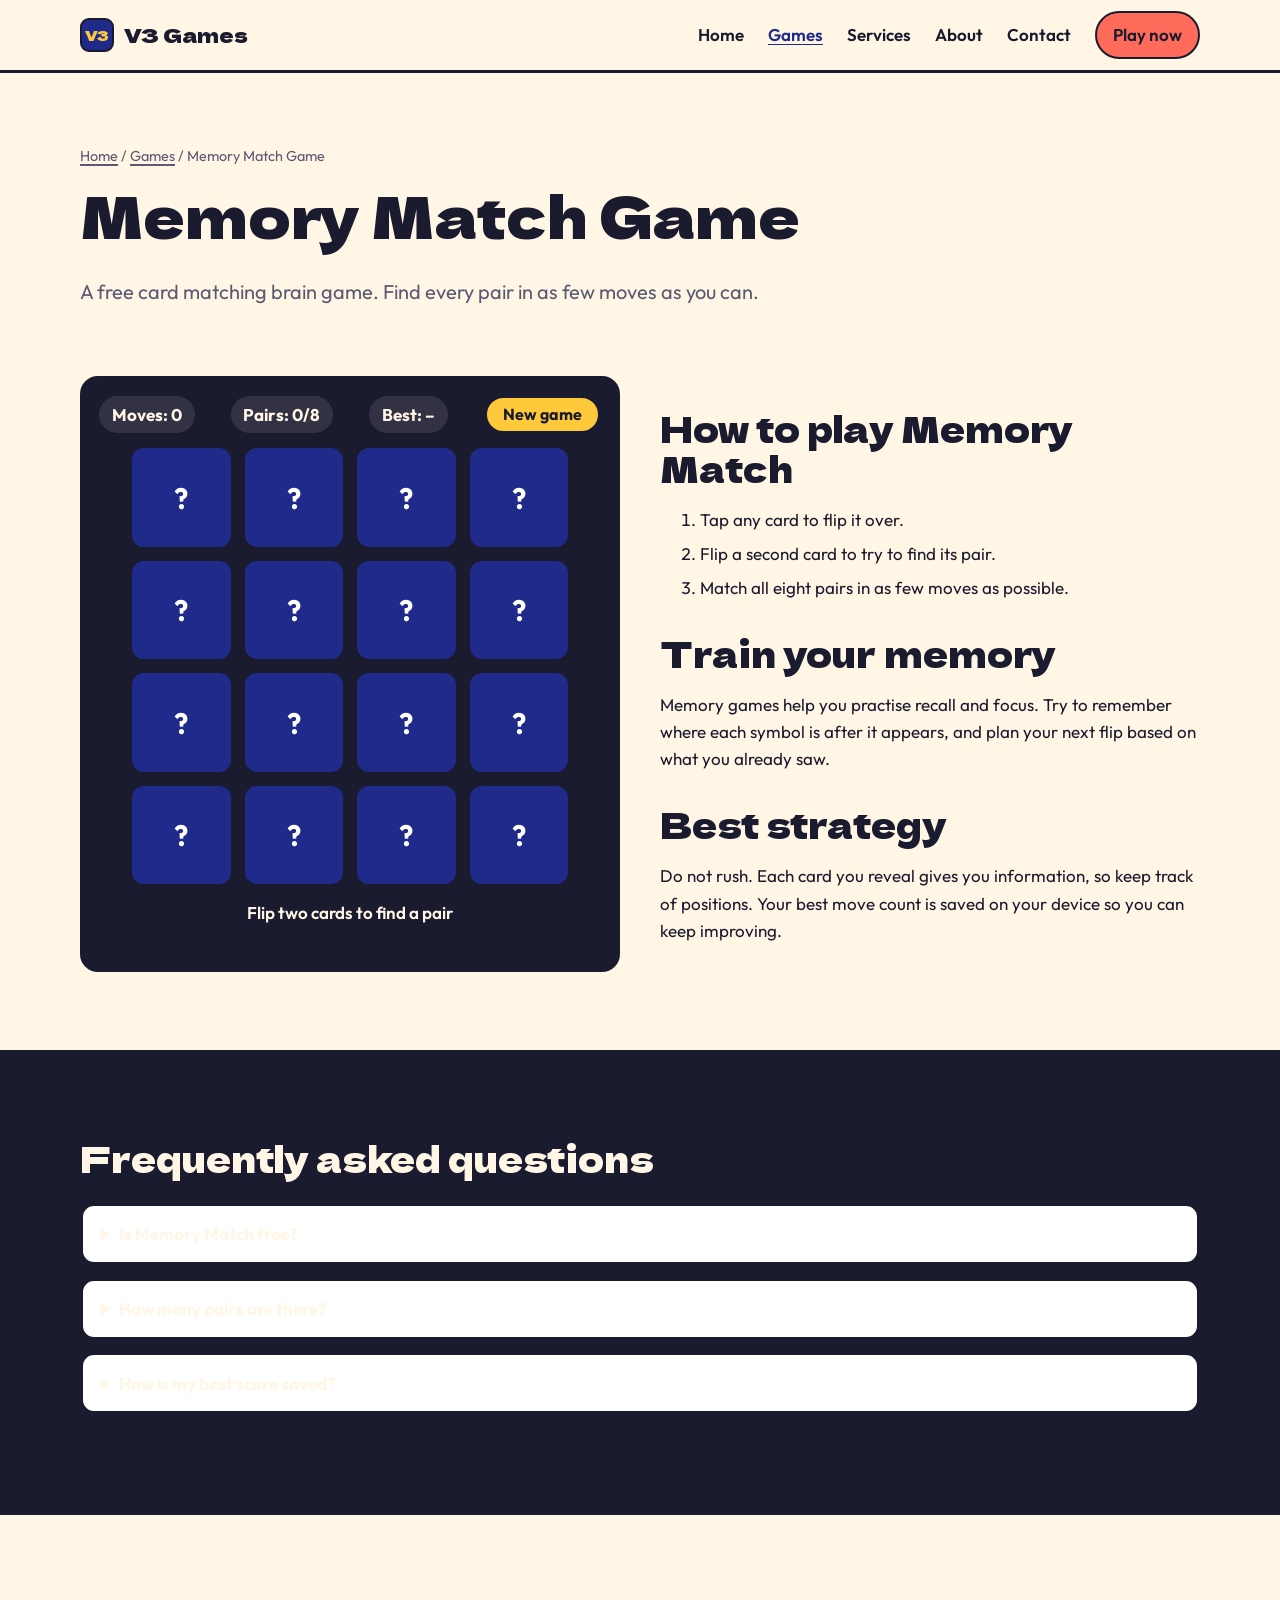
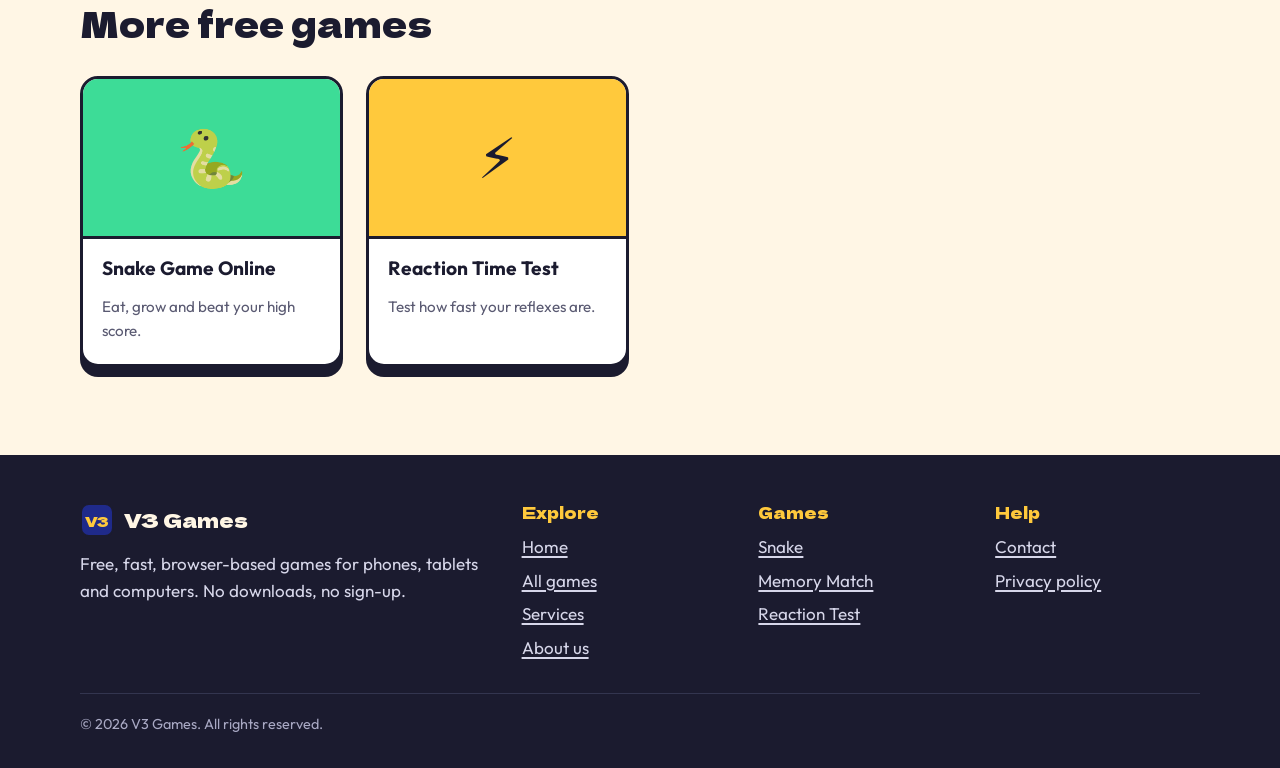
<file: games/memory-match.html>
<!DOCTYPE html>
<html lang="en">
<head>
<meta charset="UTF-8">
<meta name="viewport" content="width=device-width, initial-scale=1.0, viewport-fit=cover">
<title>Memory Match Game Online Free | Card Matching Brain Game | V3 Games</title>
<meta name="description" content="Play the free Memory Match card game online. Flip cards, find all eight pairs in the fewest moves and train your memory on any device.">
<meta name="robots" content="index, follow, max-image-preview:large">
<meta name="theme-color" content="#1F2A8A">
<link rel="canonical" href="https://v3games.vercel.app/games/memory-match.html">
<link rel="icon" href="data:image/svg+xml,<svg xmlns='http://www.w3.org/2000/svg' viewBox='0 0 100 100'><text y='.9em' font-size='90'>🎮</text></svg>">
<meta property="og:type" content="website">
<meta property="og:site_name" content="V3 Games">
<meta property="og:title" content="Memory Match Game Online Free | Card Matching Brain Game | V3 Games">
<meta property="og:description" content="Play the free Memory Match card game online. Flip cards, find all eight pairs in the fewest moves and train your memory on any device.">
<meta property="og:url" content="https://v3games.vercel.app/games/memory-match.html">
<meta property="og:image" content="https://v3games.vercel.app/images/og-cover.svg">
<meta name="twitter:card" content="summary_large_image">
<meta name="twitter:title" content="Memory Match Game Online Free | Card Matching Brain Game | V3 Games">
<meta name="twitter:description" content="Play the free Memory Match card game online. Flip cards, find all eight pairs in the fewest moves and train your memory on any device.">
<link rel="preconnect" href="https://fonts.googleapis.com">
<link rel="preconnect" href="https://fonts.gstatic.com" crossorigin>
<link href="https://fonts.googleapis.com/css2?family=Dela+Gothic+One&family=Outfit:wght@400;600;700&display=swap" rel="stylesheet">
<link rel="stylesheet" href="../css/style.css">
<script type="application/ld+json">{"@context": "https://schema.org", "@type": "VideoGame", "name": "Memory Match Game", "description": "Play the free Memory Match card game online. Flip cards, find all eight pairs in the fewest moves and train your memory on any device.", "genre": "Puzzle", "url": "https://v3games.vercel.app/games/memory-match.html", "gamePlatform": "Web browser", "operatingSystem": "Any", "applicationCategory": "Game", "offers": {"@type": "Offer", "price": "0", "priceCurrency": "USD"}, "publisher": {"@type": "Organization", "name": "V3 Games"}}</script><script type="application/ld+json">{"@context": "https://schema.org", "@type": "FAQPage", "mainEntity": [{"@type": "Question", "name": "Is Memory Match free?", "acceptedAnswer": {"@type": "Answer", "text": "Yes. It is completely free to play in your browser with no account or download needed."}}, {"@type": "Question", "name": "How many pairs are there?", "acceptedAnswer": {"@type": "Answer", "text": "The board has eight pairs, making sixteen cards in total."}}, {"@type": "Question", "name": "How is my best score saved?", "acceptedAnswer": {"@type": "Answer", "text": "Your best move count is stored in your own browser on this device."}}]}</script><script type="application/ld+json">{"@context": "https://schema.org", "@type": "BreadcrumbList", "itemListElement": [{"@type": "ListItem", "position": 1, "name": "Home", "item": "https://v3games.vercel.app/"}, {"@type": "ListItem", "position": 2, "name": "Games", "item": "https://v3games.vercel.app/games.html"}, {"@type": "ListItem", "position": 3, "name": "Memory Match Game", "item": "https://v3games.vercel.app/games/memory-match.html"}]}</script>
</head>
<body>
<a href="#main" class="skip">Skip to content</a>
<header class="site-header">
  <div class="wrap nav">
    <a class="brand" href="../index.html" aria-label="V3 Games home">
      <span class="brand-mark" aria-hidden="true">V3</span>V3 Games
    </a>
    <button class="menu-btn" aria-expanded="false" aria-controls="nav">Menu</button>
    <nav id="nav" class="nav-links" aria-label="Main">
      <a href="../index.html">Home</a>
      <a href="../games.html" aria-current="page">Games</a>
      <a href="../services.html">Services</a>
      <a href="../about.html">About</a>
      <a href="../contact.html">Contact</a>
      <a class="nav-cta" href="../games/snake.html">Play now</a>
    </nav>
  </div>
</header>
<main id="main">

<section class="page-hero">
  <div class="wrap">
    <nav class="crumbs" aria-label="Breadcrumb"><a href="../index.html">Home</a> / <a href="../games.html">Games</a> / <span>Memory Match Game</span></nav>
    <h1>Memory Match Game</h1>
    <p class="lede">A free card matching brain game. Find every pair in as few moves as you can.</p>
  </div>
</section>
<section class="section" style="padding-top:1rem">
  <div class="wrap split">
    <div class="game-stage" id="game-root">
      <div class="game-bar"><span class="stat">Moves: <span id="moves">0</span></span><span class="stat">Pairs: <span id="pairs">0</span>/8</span><span class="stat">Best: <span id="best">–</span></span><button class="btn" id="newgame" style="padding:.4rem 1rem;box-shadow:none">New game</button></div>
      <div class="match-grid" id="grid" aria-label="Memory cards"></div>
      <p class="notice" id="msg">Flip two cards to find a pair</p>
    </div>
    <div class="prose">

      <h2>How to play Memory Match</h2>
      <ol>
        <li>Tap any card to flip it over.</li>
        <li>Flip a second card to try to find its pair.</li>
        <li>Match all eight pairs in as few moves as possible.</li>
      </ol>
      <h2>Train your memory</h2>
      <p>Memory games help you practise recall and focus. Try to remember where each symbol is after it appears, and plan your next flip based on what you already saw.</p>
      <h2>Best strategy</h2>
      <p>Do not rush. Each card you reveal gives you information, so keep track of positions. Your best move count is saved on your device so you can keep improving.</p>

    </div>
  </div>
</section>
<section class="section section--ink">
  <div class="wrap">
    <h2>Frequently asked questions</h2>
    <div style="margin-top:1.5rem"><div class="faq"><details><summary>Is Memory Match free?</summary><p>Yes. It is completely free to play in your browser with no account or download needed.</p></details><details><summary>How many pairs are there?</summary><p>The board has eight pairs, making sixteen cards in total.</p></details><details><summary>How is my best score saved?</summary><p>Your best move count is stored in your own browser on this device.</p></details></div></div>
  </div>
</section>
<section class="section">
  <div class="wrap">
    <h2>More free games</h2>
    <div class="games-grid"><a class="game-card" href="snake.html"><div class="game-thumb" aria-hidden="true">🐍</div><div class="game-body"><h3>Snake Game Online</h3><p>Eat, grow and beat your high score.</p></div></a><a class="game-card" href="reaction-tap.html"><div class="game-thumb" aria-hidden="true">⚡</div><div class="game-body"><h3>Reaction Time Test</h3><p>Test how fast your reflexes are.</p></div></a></div>
  </div>
</section>
<script>
(function(){
  var SYM=['🍎','🚀','🐸','🎲','⭐','🔥','🌈','🍕'];
  var grid=document.getElementById('grid'),movesEl=document.getElementById('moves'),pairsEl=document.getElementById('pairs'),bestEl=document.getElementById('best'),msg=document.getElementById('msg');
  var first=null,lock=false,moves=0,found=0,best=null;
  try{best=parseInt(localStorage.getItem('v3-mm-best'),10)||null;}catch(e){}
  if(best)bestEl.textContent=best;
  function shuffle(a){for(var i=a.length-1;i>0;i--){var j=Math.floor(Math.random()*(i+1));var t=a[i];a[i]=a[j];a[j]=t;}return a;}
  function build(){
    grid.innerHTML='';first=null;lock=false;moves=0;found=0;movesEl.textContent=0;pairsEl.textContent=0;msg.textContent='Flip two cards to find a pair';
    var deck=shuffle(SYM.concat(SYM));
    deck.forEach(function(sym,i){
      var b=document.createElement('button');b.className='match-card';b.setAttribute('aria-label','Hidden card '+(i+1));b.dataset.sym=sym;b.textContent='?';
      b.addEventListener('click',function(){flip(b);});grid.appendChild(b);
    });
  }
  function flip(b){
    if(lock||b.classList.contains('open')||b.classList.contains('done'))return;
    b.classList.add('open');b.textContent=b.dataset.sym;b.setAttribute('aria-label','Card showing '+b.dataset.sym);
    if(!first){first=b;return;}
    moves++;movesEl.textContent=moves;lock=true;
    if(first.dataset.sym===b.dataset.sym){
      first.classList.replace('open','done');b.classList.replace('open','done');found++;pairsEl.textContent=found;first=null;lock=false;
      if(found===8){win();}
    } else {
      setTimeout(function(){[first,b].forEach(function(x){x.classList.remove('open');x.textContent='?';});first=null;lock=false;},800);
    }
  }
  function win(){
    msg.textContent='You won in '+moves+' moves!';
    if(best===null||moves<best){best=moves;bestEl.textContent=best;try{localStorage.setItem('v3-mm-best',String(best));}catch(e){}msg.textContent+=' New best score!';}
  }
  document.getElementById('newgame').addEventListener('click',build);
  build();
})();
</script>
</main>
<footer class="site-footer">
  <div class="wrap">
    <div class="foot-grid">
      <div>
        <a class="brand" href="../index.html"><span class="brand-mark" aria-hidden="true">V3</span>V3 Games</a>
        <p style="margin-top:.8rem">Free, fast, browser-based games for phones, tablets and computers. No downloads, no sign-up.</p>
      </div>
      <div>
        <h3>Explore</h3>
        <ul><li><a href="../index.html">Home</a></li><li><a href="../games.html">All games</a></li><li><a href="../services.html">Services</a></li><li><a href="../about.html">About us</a></li></ul>
      </div>
      <div>
        <h3>Games</h3>
        <ul><li><a href="../games/snake.html">Snake</a></li><li><a href="../games/memory-match.html">Memory Match</a></li><li><a href="../games/reaction-tap.html">Reaction Test</a></li></ul>
      </div>
      <div>
        <h3>Help</h3>
        <ul><li><a href="../contact.html">Contact</a></li><li><a href="../privacy.html">Privacy policy</a></li></ul>
      </div>
    </div>
    <div class="copy">&copy; <span id="year">2026</span> V3 Games. All rights reserved.</div>
  </div>
</footer>
<script src="../js/main.js" defer></script>
</body>
</html>
</file>
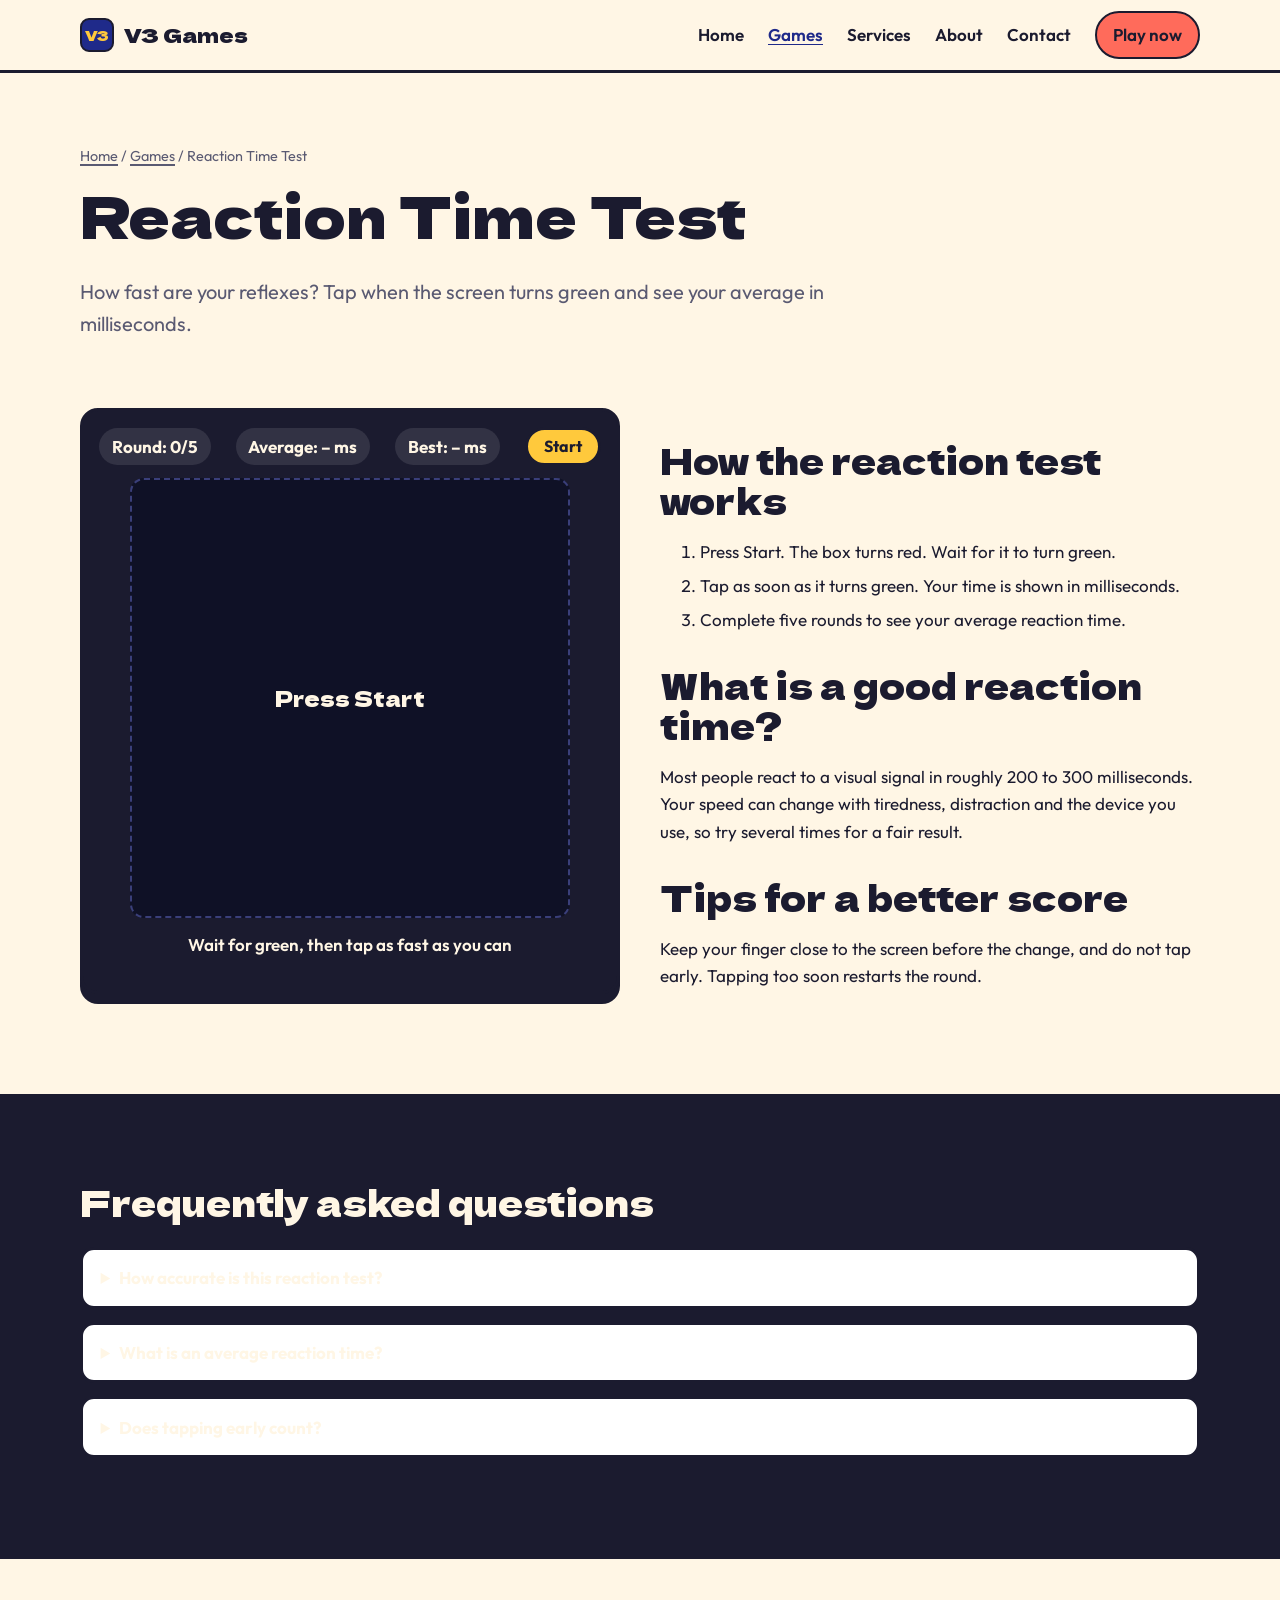
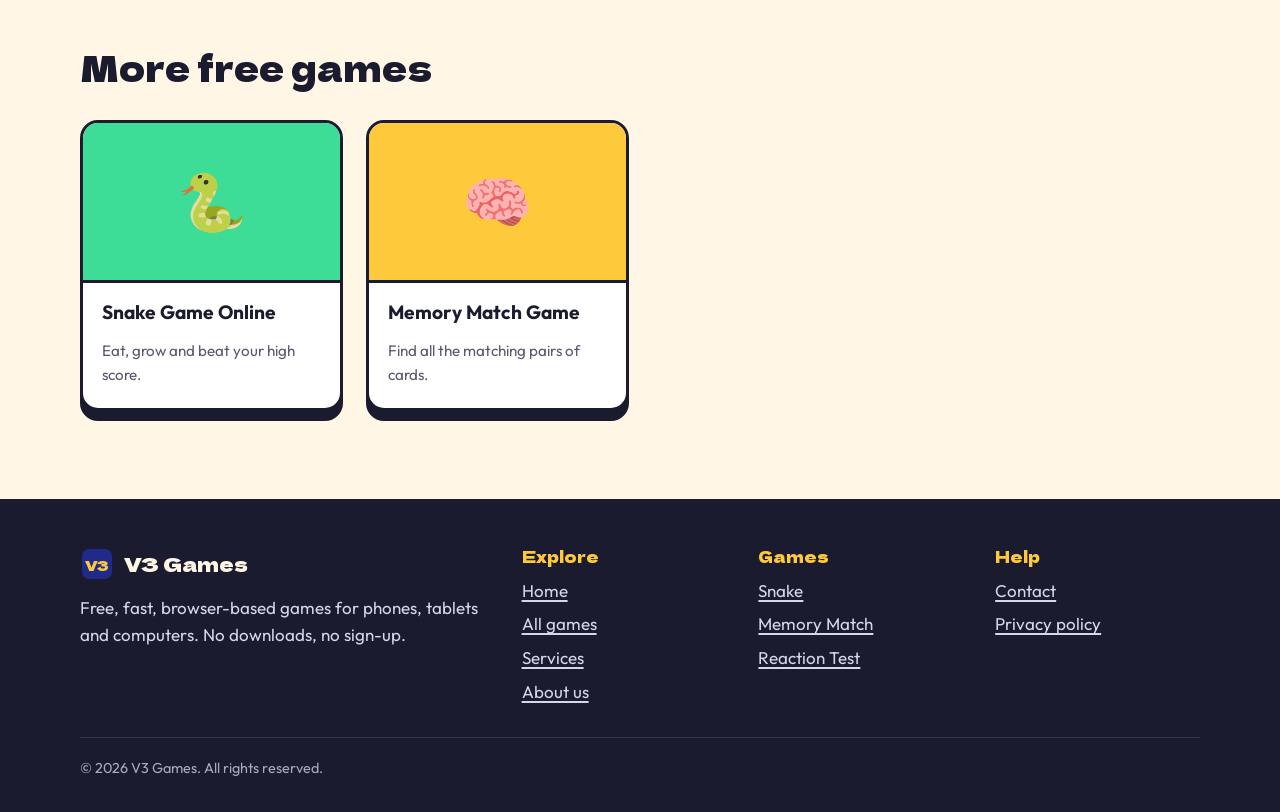
<file: games/reaction-tap.html>
<!DOCTYPE html>
<html lang="en">
<head>
<meta charset="UTF-8">
<meta name="viewport" content="width=device-width, initial-scale=1.0, viewport-fit=cover">
<title>Reaction Time Test Online Free | How Fast Are Your Reflexes? | V3 Games</title>
<meta name="description" content="Test your reaction time online for free. Tap when the screen turns green, measure your speed in milliseconds over five rounds and track your best score.">
<meta name="robots" content="index, follow, max-image-preview:large">
<meta name="theme-color" content="#1F2A8A">
<link rel="canonical" href="https://v3games.vercel.app/games/reaction-tap.html">
<link rel="icon" href="data:image/svg+xml,<svg xmlns='http://www.w3.org/2000/svg' viewBox='0 0 100 100'><text y='.9em' font-size='90'>🎮</text></svg>">
<meta property="og:type" content="website">
<meta property="og:site_name" content="V3 Games">
<meta property="og:title" content="Reaction Time Test Online Free | How Fast Are Your Reflexes? | V3 Games">
<meta property="og:description" content="Test your reaction time online for free. Tap when the screen turns green, measure your speed in milliseconds over five rounds and track your best score.">
<meta property="og:url" content="https://v3games.vercel.app/games/reaction-tap.html">
<meta property="og:image" content="https://v3games.vercel.app/images/og-cover.svg">
<meta name="twitter:card" content="summary_large_image">
<meta name="twitter:title" content="Reaction Time Test Online Free | How Fast Are Your Reflexes? | V3 Games">
<meta name="twitter:description" content="Test your reaction time online for free. Tap when the screen turns green, measure your speed in milliseconds over five rounds and track your best score.">
<link rel="preconnect" href="https://fonts.googleapis.com">
<link rel="preconnect" href="https://fonts.gstatic.com" crossorigin>
<link href="https://fonts.googleapis.com/css2?family=Dela+Gothic+One&family=Outfit:wght@400;600;700&display=swap" rel="stylesheet">
<link rel="stylesheet" href="../css/style.css">
<script type="application/ld+json">{"@context": "https://schema.org", "@type": "VideoGame", "name": "Reaction Time Test", "description": "Test your reaction time online for free. Tap when the screen turns green, measure your speed in milliseconds over five rounds and track your best score.", "genre": "Skill", "url": "https://v3games.vercel.app/games/reaction-tap.html", "gamePlatform": "Web browser", "operatingSystem": "Any", "applicationCategory": "Game", "offers": {"@type": "Offer", "price": "0", "priceCurrency": "USD"}, "publisher": {"@type": "Organization", "name": "V3 Games"}}</script><script type="application/ld+json">{"@context": "https://schema.org", "@type": "FAQPage", "mainEntity": [{"@type": "Question", "name": "How accurate is this reaction test?", "acceptedAnswer": {"@type": "Answer", "text": "It is a fun, approximate test. Your results can vary with the device, browser and your focus, so take several tries for a fair picture."}}, {"@type": "Question", "name": "What is an average reaction time?", "acceptedAnswer": {"@type": "Answer", "text": "Many adults react to visual cues in about 200 to 300 milliseconds, but results vary widely between people."}}, {"@type": "Question", "name": "Does tapping early count?", "acceptedAnswer": {"@type": "Answer", "text": "No. If you tap before the screen turns green, the round restarts so you can try again."}}]}</script><script type="application/ld+json">{"@context": "https://schema.org", "@type": "BreadcrumbList", "itemListElement": [{"@type": "ListItem", "position": 1, "name": "Home", "item": "https://v3games.vercel.app/"}, {"@type": "ListItem", "position": 2, "name": "Games", "item": "https://v3games.vercel.app/games.html"}, {"@type": "ListItem", "position": 3, "name": "Reaction Time Test", "item": "https://v3games.vercel.app/games/reaction-tap.html"}]}</script>
</head>
<body>
<a href="#main" class="skip">Skip to content</a>
<header class="site-header">
  <div class="wrap nav">
    <a class="brand" href="../index.html" aria-label="V3 Games home">
      <span class="brand-mark" aria-hidden="true">V3</span>V3 Games
    </a>
    <button class="menu-btn" aria-expanded="false" aria-controls="nav">Menu</button>
    <nav id="nav" class="nav-links" aria-label="Main">
      <a href="../index.html">Home</a>
      <a href="../games.html" aria-current="page">Games</a>
      <a href="../services.html">Services</a>
      <a href="../about.html">About</a>
      <a href="../contact.html">Contact</a>
      <a class="nav-cta" href="../games/snake.html">Play now</a>
    </nav>
  </div>
</header>
<main id="main">

<section class="page-hero">
  <div class="wrap">
    <nav class="crumbs" aria-label="Breadcrumb"><a href="../index.html">Home</a> / <a href="../games.html">Games</a> / <span>Reaction Time Test</span></nav>
    <h1>Reaction Time Test</h1>
    <p class="lede">How fast are your reflexes? Tap when the screen turns green and see your average in milliseconds.</p>
  </div>
</section>
<section class="section" style="padding-top:1rem">
  <div class="wrap split">
    <div class="game-stage" id="game-root">
      <div class="game-bar"><span class="stat">Round: <span id="round">0</span>/5</span><span class="stat">Average: <span id="avg">–</span> ms</span><span class="stat">Best: <span id="best">–</span> ms</span><button class="btn" id="restart" style="padding:.4rem 1rem;box-shadow:none">Start</button></div>
      <div class="tap-area" id="pad" role="button" tabindex="0" aria-label="Reaction test area. Tap when it turns green.">Press Start</div>
      <p class="notice" id="msg">Wait for green, then tap as fast as you can</p>
    </div>
    <div class="prose">

      <h2>How the reaction test works</h2>
      <ol>
        <li>Press Start. The box turns red. Wait for it to turn green.</li>
        <li>Tap as soon as it turns green. Your time is shown in milliseconds.</li>
        <li>Complete five rounds to see your average reaction time.</li>
      </ol>
      <h2>What is a good reaction time?</h2>
      <p>Most people react to a visual signal in roughly 200 to 300 milliseconds. Your speed can change with tiredness, distraction and the device you use, so try several times for a fair result.</p>
      <h2>Tips for a better score</h2>
      <p>Keep your finger close to the screen before the change, and do not tap early. Tapping too soon restarts the round.</p>

    </div>
  </div>
</section>
<section class="section section--ink">
  <div class="wrap">
    <h2>Frequently asked questions</h2>
    <div style="margin-top:1.5rem"><div class="faq"><details><summary>How accurate is this reaction test?</summary><p>It is a fun, approximate test. Your results can vary with the device, browser and your focus, so take several tries for a fair picture.</p></details><details><summary>What is an average reaction time?</summary><p>Many adults react to visual cues in about 200 to 300 milliseconds, but results vary widely between people.</p></details><details><summary>Does tapping early count?</summary><p>No. If you tap before the screen turns green, the round restarts so you can try again.</p></details></div></div>
  </div>
</section>
<section class="section">
  <div class="wrap">
    <h2>More free games</h2>
    <div class="games-grid"><a class="game-card" href="snake.html"><div class="game-thumb" aria-hidden="true">🐍</div><div class="game-body"><h3>Snake Game Online</h3><p>Eat, grow and beat your high score.</p></div></a><a class="game-card" href="memory-match.html"><div class="game-thumb" aria-hidden="true">🧠</div><div class="game-body"><h3>Memory Match Game</h3><p>Find all the matching pairs of cards.</p></div></a></div>
  </div>
</section>
<script>
(function(){
  var pad=document.getElementById('pad'),roundEl=document.getElementById('round'),avgEl=document.getElementById('avg'),bestEl=document.getElementById('best'),msg=document.getElementById('msg'),btn=document.getElementById('restart');
  var times=[],round=0,state='idle',t0=0,timer=null,best=null;
  try{best=parseInt(localStorage.getItem('v3-rt-best'),10)||null;}catch(e){}
  if(best)bestEl.textContent=best;
  function setPad(cls,text){pad.className='tap-area '+cls;pad.textContent=text;}
  function startRound(){
    round++;roundEl.textContent=round;state='wait';setPad('wait','Wait for green…');msg.textContent='Do not tap yet';
    timer=setTimeout(function(){state='ready';t0=performance.now();setPad('ready','TAP!');},1500+Math.random()*2500);
  }
  function finish(){
    var avg=Math.round(times.reduce(function(a,b){return a+b;},0)/times.length);
    avgEl.textContent=avg;setPad('','Test complete');
    msg.textContent='Your average is '+avg+' ms over 5 rounds.';
    if(best===null||avg<best){best=avg;bestEl.textContent=best;try{localStorage.setItem('v3-rt-best',String(best));}catch(e){}msg.textContent+=' New best!';}
    btn.textContent='Try again';state='idle';
  }
  function onTap(){
    if(state==='idle')return;
    if(state==='wait'){clearTimeout(timer);state='idle';setPad('','Too early! Press Start to retry');msg.textContent='You tapped before green. Try again.';
      round=0;times=[];roundEl.textContent=0;btn.textContent='Start';return;}
    if(state==='ready'){var ms=Math.round(performance.now()-t0);times.push(ms);msg.textContent=ms+' ms';
      if(times.length===5){finish();return;}
      state='idle';setPad('','Nice! Next round starts soon');setTimeout(startRound,900);}
  }
  function begin(){clearTimeout(timer);times=[];round=0;roundEl.textContent=0;avgEl.textContent='–';btn.textContent='Restart';state='idle';startRound();}
  pad.addEventListener('click',function(){if(state==='idle'&&times.length===0&&round===0){begin();return;}onTap();});
  pad.addEventListener('keydown',function(e){if(e.key==='Enter'||e.key===' '){e.preventDefault();pad.click();}});
  btn.addEventListener('click',begin);
  setPad('','Press Start');
})();
</script>
</main>
<footer class="site-footer">
  <div class="wrap">
    <div class="foot-grid">
      <div>
        <a class="brand" href="../index.html"><span class="brand-mark" aria-hidden="true">V3</span>V3 Games</a>
        <p style="margin-top:.8rem">Free, fast, browser-based games for phones, tablets and computers. No downloads, no sign-up.</p>
      </div>
      <div>
        <h3>Explore</h3>
        <ul><li><a href="../index.html">Home</a></li><li><a href="../games.html">All games</a></li><li><a href="../services.html">Services</a></li><li><a href="../about.html">About us</a></li></ul>
      </div>
      <div>
        <h3>Games</h3>
        <ul><li><a href="../games/snake.html">Snake</a></li><li><a href="../games/memory-match.html">Memory Match</a></li><li><a href="../games/reaction-tap.html">Reaction Test</a></li></ul>
      </div>
      <div>
        <h3>Help</h3>
        <ul><li><a href="../contact.html">Contact</a></li><li><a href="../privacy.html">Privacy policy</a></li></ul>
      </div>
    </div>
    <div class="copy">&copy; <span id="year">2026</span> V3 Games. All rights reserved.</div>
  </div>
</footer>
<script src="../js/main.js" defer></script>
</body>
</html>
</file>
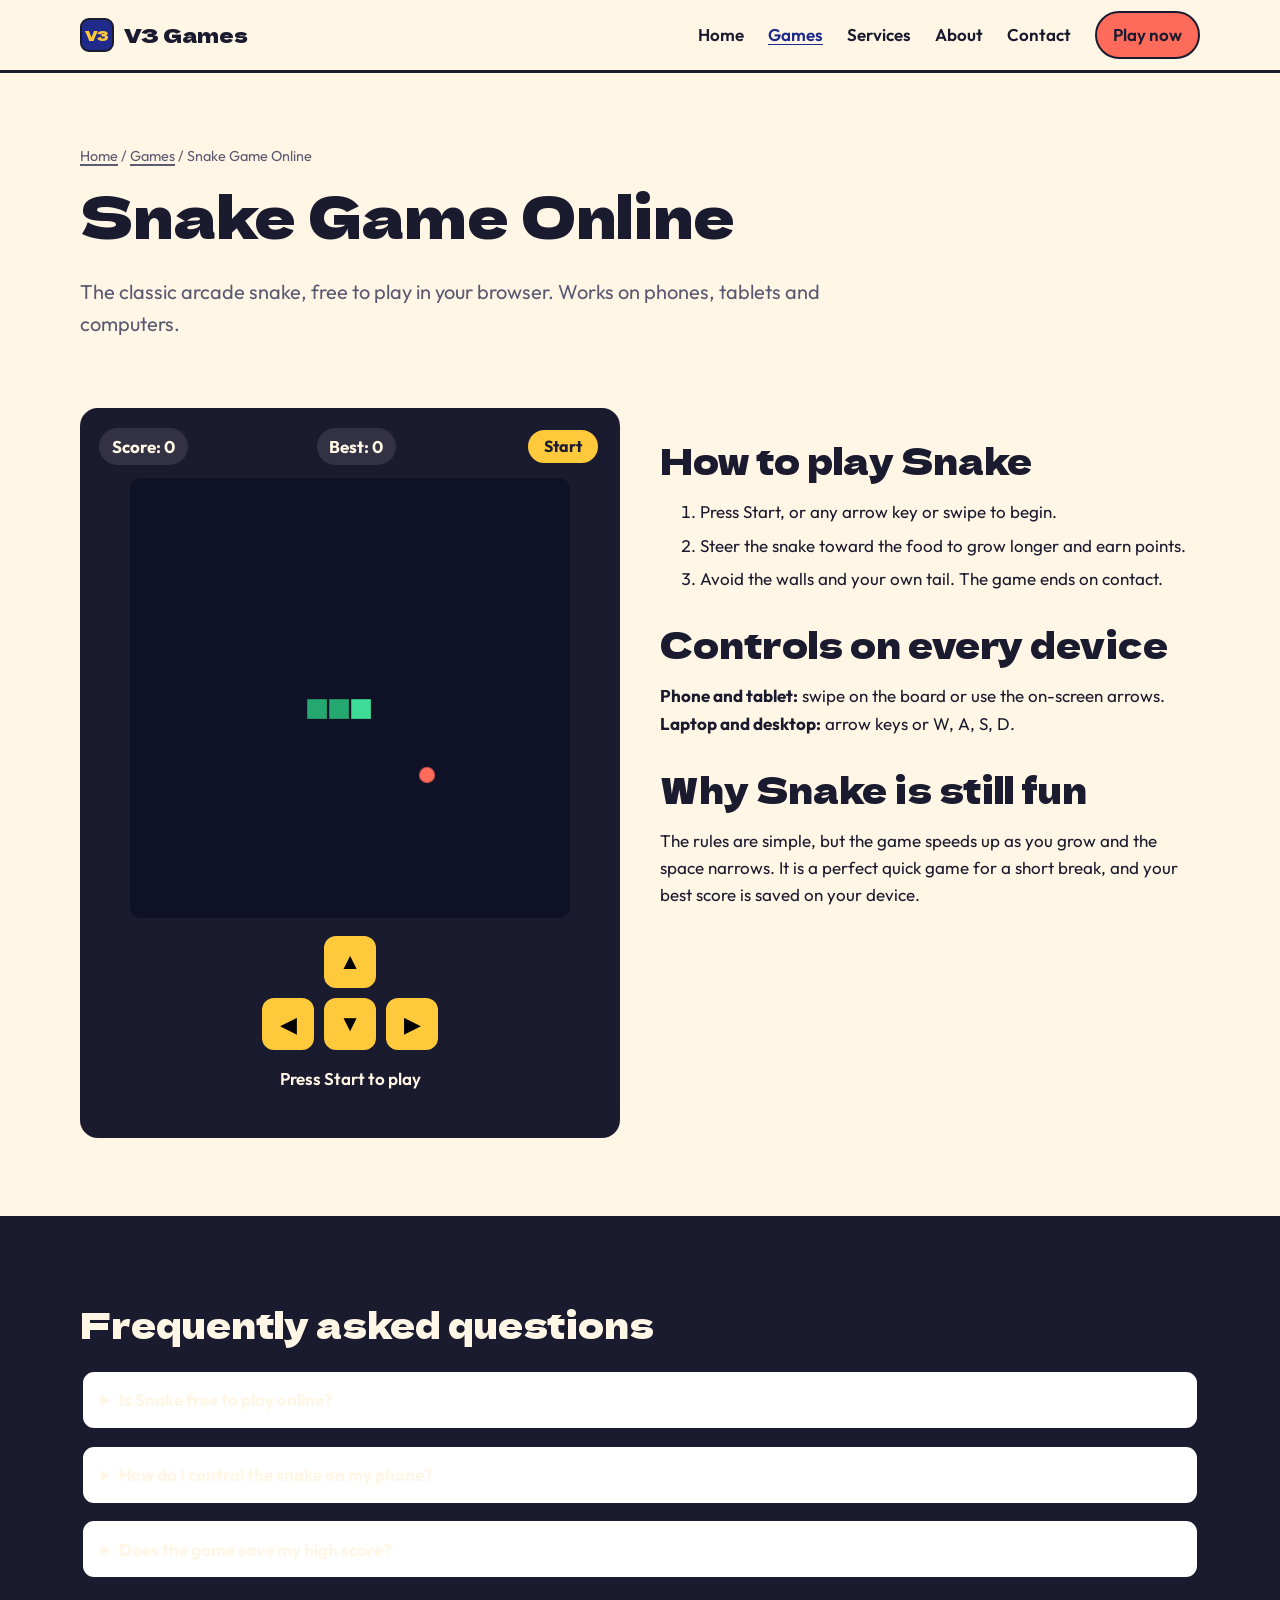
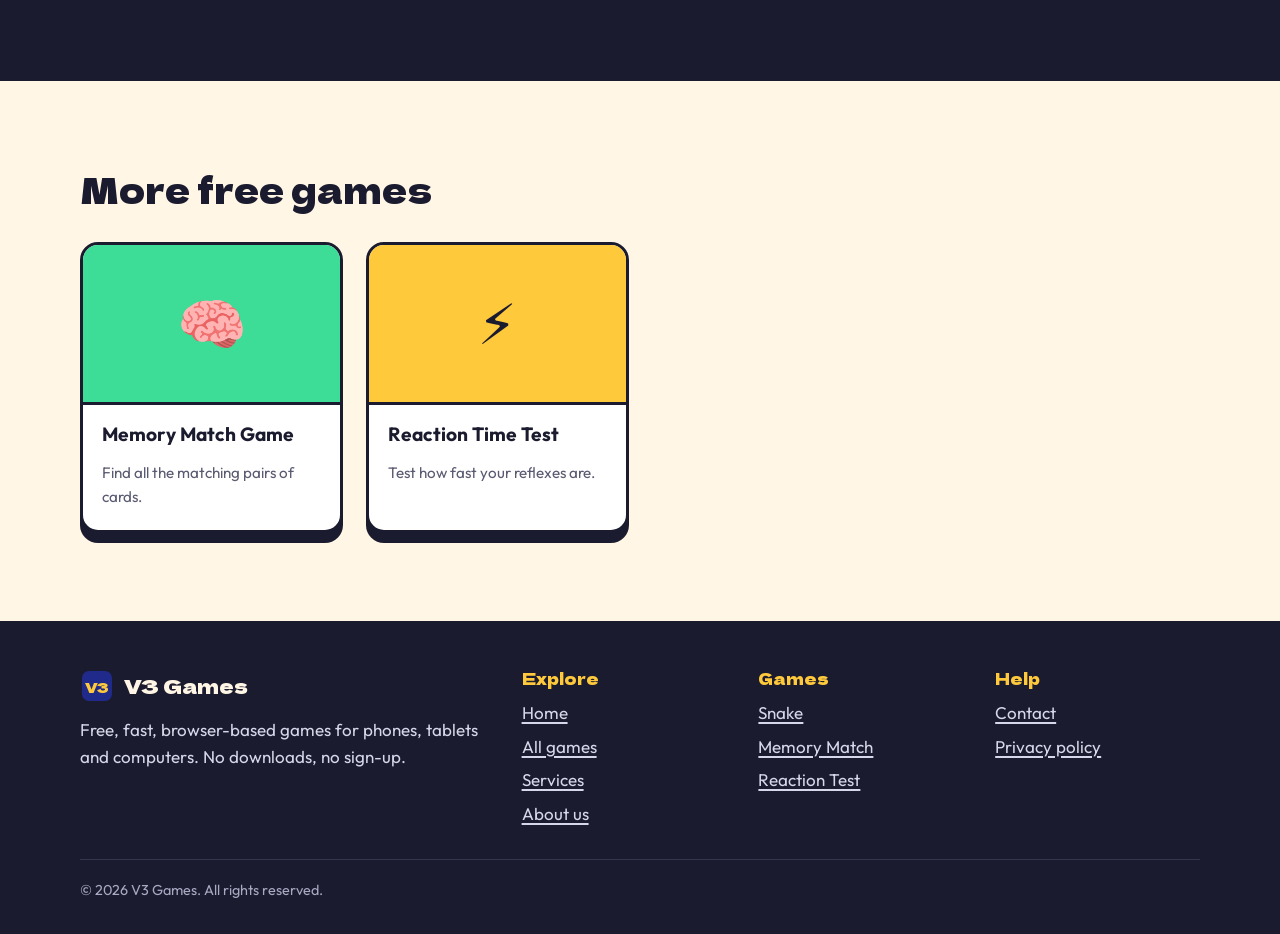
<file: games/snake.html>
<!DOCTYPE html>
<html lang="en">
<head>
<meta charset="UTF-8">
<meta name="viewport" content="width=device-width, initial-scale=1.0, viewport-fit=cover">
<title>Snake Game Online Free | Play Snake in Your Browser | V3 Games</title>
<meta name="description" content="Play the free Snake game online. Swipe on your phone or use arrow keys on your laptop. Eat, grow and beat your high score, no download needed.">
<meta name="robots" content="index, follow, max-image-preview:large">
<meta name="theme-color" content="#1F2A8A">
<link rel="canonical" href="https://v3games.vercel.app/games/snake.html">
<link rel="icon" href="data:image/svg+xml,<svg xmlns='http://www.w3.org/2000/svg' viewBox='0 0 100 100'><text y='.9em' font-size='90'>🎮</text></svg>">
<meta property="og:type" content="website">
<meta property="og:site_name" content="V3 Games">
<meta property="og:title" content="Snake Game Online Free | Play Snake in Your Browser | V3 Games">
<meta property="og:description" content="Play the free Snake game online. Swipe on your phone or use arrow keys on your laptop. Eat, grow and beat your high score, no download needed.">
<meta property="og:url" content="https://v3games.vercel.app/games/snake.html">
<meta property="og:image" content="https://v3games.vercel.app/images/og-cover.svg">
<meta name="twitter:card" content="summary_large_image">
<meta name="twitter:title" content="Snake Game Online Free | Play Snake in Your Browser | V3 Games">
<meta name="twitter:description" content="Play the free Snake game online. Swipe on your phone or use arrow keys on your laptop. Eat, grow and beat your high score, no download needed.">
<link rel="preconnect" href="https://fonts.googleapis.com">
<link rel="preconnect" href="https://fonts.gstatic.com" crossorigin>
<link href="https://fonts.googleapis.com/css2?family=Dela+Gothic+One&family=Outfit:wght@400;600;700&display=swap" rel="stylesheet">
<link rel="stylesheet" href="../css/style.css">
<script type="application/ld+json">{"@context": "https://schema.org", "@type": "VideoGame", "name": "Snake Game Online", "description": "Play the free Snake game online. Swipe on your phone or use arrow keys on your laptop. Eat, grow and beat your high score, no download needed.", "genre": "Arcade", "url": "https://v3games.vercel.app/games/snake.html", "gamePlatform": "Web browser", "operatingSystem": "Any", "applicationCategory": "Game", "offers": {"@type": "Offer", "price": "0", "priceCurrency": "USD"}, "publisher": {"@type": "Organization", "name": "V3 Games"}}</script><script type="application/ld+json">{"@context": "https://schema.org", "@type": "FAQPage", "mainEntity": [{"@type": "Question", "name": "Is Snake free to play online?", "acceptedAnswer": {"@type": "Answer", "text": "Yes. You can play this Snake game online for free in your browser without downloading or signing up."}}, {"@type": "Question", "name": "How do I control the snake on my phone?", "acceptedAnswer": {"@type": "Answer", "text": "Swipe in the direction you want to go on the game board, or tap the on-screen arrow buttons below the board."}}, {"@type": "Question", "name": "Does the game save my high score?", "acceptedAnswer": {"@type": "Answer", "text": "Your best score is saved in your own browser on this device. It is not uploaded to a server."}}]}</script><script type="application/ld+json">{"@context": "https://schema.org", "@type": "BreadcrumbList", "itemListElement": [{"@type": "ListItem", "position": 1, "name": "Home", "item": "https://v3games.vercel.app/"}, {"@type": "ListItem", "position": 2, "name": "Games", "item": "https://v3games.vercel.app/games.html"}, {"@type": "ListItem", "position": 3, "name": "Snake Game Online", "item": "https://v3games.vercel.app/games/snake.html"}]}</script>
</head>
<body>
<a href="#main" class="skip">Skip to content</a>
<header class="site-header">
  <div class="wrap nav">
    <a class="brand" href="../index.html" aria-label="V3 Games home">
      <span class="brand-mark" aria-hidden="true">V3</span>V3 Games
    </a>
    <button class="menu-btn" aria-expanded="false" aria-controls="nav">Menu</button>
    <nav id="nav" class="nav-links" aria-label="Main">
      <a href="../index.html">Home</a>
      <a href="../games.html" aria-current="page">Games</a>
      <a href="../services.html">Services</a>
      <a href="../about.html">About</a>
      <a href="../contact.html">Contact</a>
      <a class="nav-cta" href="../games/snake.html">Play now</a>
    </nav>
  </div>
</header>
<main id="main">

<section class="page-hero">
  <div class="wrap">
    <nav class="crumbs" aria-label="Breadcrumb"><a href="../index.html">Home</a> / <a href="../games.html">Games</a> / <span>Snake Game Online</span></nav>
    <h1>Snake Game Online</h1>
    <p class="lede">The classic arcade snake, free to play in your browser. Works on phones, tablets and computers.</p>
  </div>
</section>
<section class="section" style="padding-top:1rem">
  <div class="wrap split">
    <div class="game-stage" id="game-root">
      <div class="game-bar"><span class="stat">Score: <span id="score">0</span></span><span class="stat">Best: <span id="best">0</span></span><button class="btn" id="start" style="padding:.4rem 1rem;box-shadow:none">Start</button></div>
      <canvas id="board" width="400" height="400" aria-label="Snake game board. Use arrow keys or swipe to move."></canvas>
      <div class="dpad" aria-label="On-screen controls">
        <button class="up" aria-label="Up">▲</button><button class="left" aria-label="Left">◀</button><button class="down" aria-label="Down">▼</button><button class="right" aria-label="Right">▶</button>
      </div>
      <p class="notice" id="msg">Press Start to play</p>
    </div>
    <div class="prose">

      <h2>How to play Snake</h2>
      <ol>
        <li>Press Start, or any arrow key or swipe to begin.</li>
        <li>Steer the snake toward the food to grow longer and earn points.</li>
        <li>Avoid the walls and your own tail. The game ends on contact.</li>
      </ol>
      <h2>Controls on every device</h2>
      <p><strong>Phone and tablet:</strong> swipe on the board or use the on-screen arrows. <strong>Laptop and desktop:</strong> arrow keys or W, A, S, D.</p>
      <h2>Why Snake is still fun</h2>
      <p>The rules are simple, but the game speeds up as you grow and the space narrows. It is a perfect quick game for a short break, and your best score is saved on your device.</p>

    </div>
  </div>
</section>
<section class="section section--ink">
  <div class="wrap">
    <h2>Frequently asked questions</h2>
    <div style="margin-top:1.5rem"><div class="faq"><details><summary>Is Snake free to play online?</summary><p>Yes. You can play this Snake game online for free in your browser without downloading or signing up.</p></details><details><summary>How do I control the snake on my phone?</summary><p>Swipe in the direction you want to go on the game board, or tap the on-screen arrow buttons below the board.</p></details><details><summary>Does the game save my high score?</summary><p>Your best score is saved in your own browser on this device. It is not uploaded to a server.</p></details></div></div>
  </div>
</section>
<section class="section">
  <div class="wrap">
    <h2>More free games</h2>
    <div class="games-grid"><a class="game-card" href="memory-match.html"><div class="game-thumb" aria-hidden="true">🧠</div><div class="game-body"><h3>Memory Match Game</h3><p>Find all the matching pairs of cards.</p></div></a><a class="game-card" href="reaction-tap.html"><div class="game-thumb" aria-hidden="true">⚡</div><div class="game-body"><h3>Reaction Time Test</h3><p>Test how fast your reflexes are.</p></div></a></div>
  </div>
</section>
<script>
(function(){
  var c=document.getElementById('board'),ctx=c.getContext('2d');
  var N=20,S=c.width/N,snake,dir,next,food,score=0,timer=null,over=true;
  var scoreEl=document.getElementById('score'),bestEl=document.getElementById('best'),msg=document.getElementById('msg'),startBtn=document.getElementById('start');
  var best=0;try{best=parseInt(localStorage.getItem('v3-snake-best')||'0',10)||0;}catch(e){}
  bestEl.textContent=best;
  function place(){var p;do{p={x:Math.floor(Math.random()*N),y:Math.floor(Math.random()*N)};}while(snake.some(function(s){return s.x===p.x&&s.y===p.y;}));food=p;}
  function reset(){snake=[{x:10,y:10},{x:9,y:10},{x:8,y:10}];dir={x:1,y:0};next={x:1,y:0};score=0;scoreEl.textContent=0;place();}
  function draw(){
    ctx.fillStyle='#0f1126';ctx.fillRect(0,0,c.width,c.height);
    ctx.fillStyle='#FF6B5B';ctx.beginPath();ctx.arc(food.x*S+S/2,food.y*S+S/2,S*0.36,0,Math.PI*2);ctx.fill();
    snake.forEach(function(s,i){ctx.fillStyle=i===0?'#3DDC97':'#25a86f';ctx.fillRect(s.x*S+1,s.y*S+1,S-2,S-2);});
  }
  function tick(){
    dir=next;
    var h={x:snake[0].x+dir.x,y:snake[0].y+dir.y};
    if(h.x<0||h.y<0||h.x>=N||h.y>=N||snake.some(function(s){return s.x===h.x&&s.y===h.y;})){return end();}
    snake.unshift(h);
    if(h.x===food.x&&h.y===food.y){score++;scoreEl.textContent=score;place();
      if(score>best){best=score;bestEl.textContent=best;try{localStorage.setItem('v3-snake-best',String(best));}catch(e){}}
      if(score%5===0){clearInterval(timer);timer=setInterval(tick,Math.max(55,110-score*4));}
    } else snake.pop();
    draw();
  }
  function end(){over=true;clearInterval(timer);timer=null;msg.textContent='Game over with '+score+' points. Press Start to play again.';startBtn.textContent='Restart';}
  function start(){reset();draw();over=false;msg.textContent='Good luck!';startBtn.textContent='Restart';clearInterval(timer);timer=setInterval(tick,110);}
  function setDir(x,y){if(over){return;}if(x===-dir.x&&y===-dir.y)return;next={x:x,y:y};}
  var keys={ArrowUp:[0,-1],ArrowDown:[0,1],ArrowLeft:[-1,0],ArrowRight:[1,0],w:[0,-1],s:[0,1],a:[-1,0],d:[1,0],W:[0,-1],S:[0,1],A:[-1,0],D:[1,0]};
  document.addEventListener('keydown',function(e){if(keys[e.key]){e.preventDefault();if(over&&!timer){start();}setDir(keys[e.key][0],keys[e.key][1]);}});
  startBtn.addEventListener('click',start);
  document.querySelectorAll('.dpad button').forEach(function(b){b.addEventListener('click',function(){var k=b.className;
    var v=k==='up'?[0,-1]:k==='down'?[0,1]:k==='left'?[-1,0]:[1,0];if(over&&!timer)start();setDir(v[0],v[1]);});});
  var tx,ty;c.addEventListener('touchstart',function(e){tx=e.touches[0].clientX;ty=e.touches[0].clientY;},{passive:true});
  c.addEventListener('touchend',function(e){var dx=e.changedTouches[0].clientX-tx,dy=e.changedTouches[0].clientY-ty;
    if(Math.max(Math.abs(dx),Math.abs(dy))<20){if(over)start();return;}
    if(Math.abs(dx)>Math.abs(dy))setDir(dx>0?1:-1,0);else setDir(0,dy>0?1:-1);if(over&&!timer)start();});
  reset();draw();
})();
</script>
</main>
<footer class="site-footer">
  <div class="wrap">
    <div class="foot-grid">
      <div>
        <a class="brand" href="../index.html"><span class="brand-mark" aria-hidden="true">V3</span>V3 Games</a>
        <p style="margin-top:.8rem">Free, fast, browser-based games for phones, tablets and computers. No downloads, no sign-up.</p>
      </div>
      <div>
        <h3>Explore</h3>
        <ul><li><a href="../index.html">Home</a></li><li><a href="../games.html">All games</a></li><li><a href="../services.html">Services</a></li><li><a href="../about.html">About us</a></li></ul>
      </div>
      <div>
        <h3>Games</h3>
        <ul><li><a href="../games/snake.html">Snake</a></li><li><a href="../games/memory-match.html">Memory Match</a></li><li><a href="../games/reaction-tap.html">Reaction Test</a></li></ul>
      </div>
      <div>
        <h3>Help</h3>
        <ul><li><a href="../contact.html">Contact</a></li><li><a href="../privacy.html">Privacy policy</a></li></ul>
      </div>
    </div>
    <div class="copy">&copy; <span id="year">2026</span> V3 Games. All rights reserved.</div>
  </div>
</footer>
<script src="../js/main.js" defer></script>
</body>
</html>
</file>
<file: css/style.css>
:root{
  --cobalt:#1F2A8A; --cobalt-dk:#151d63; --sun:#FFC93C; --paper:#FFF6E5;
  --ink:#1B1B2F; --mint:#3DDC97; --coral:#FF6B5B; --muted:#5a5a72; --white:#fff;
  --radius:18px; --shadow:0 10px 0 var(--ink);
  --display:"Dela Gothic One", "Arial Black", sans-serif;
  --body:"Outfit", system-ui, -apple-system, "Segoe UI", Roboto, sans-serif;
}
*,*::before,*::after{box-sizing:border-box}
html{scroll-behavior:smooth;-webkit-text-size-adjust:100%}
body{margin:0;font-family:var(--body);font-size:1.0625rem;line-height:1.6;color:var(--ink);background:var(--paper)}
img,svg{max-width:100%;display:block}
a{color:var(--cobalt);text-decoration-thickness:2px;text-underline-offset:3px}
a:focus-visible,button:focus-visible,input:focus-visible,textarea:focus-visible{outline:3px solid var(--coral);outline-offset:3px}
h1,h2,h3{font-family:var(--display);line-height:1.15;margin:0 0 .5em;font-weight:400}
h1{font-size:clamp(2rem,6vw,3.6rem)}
h2{font-size:clamp(1.5rem,4vw,2.2rem)}
h3{font-size:1.2rem;font-family:var(--body);font-weight:700}
p{margin:0 0 1em;max-width:68ch}
.wrap{width:min(1120px,92%);margin-inline:auto}
.section{padding:clamp(3rem,8vw,5.5rem) 0}
.section--ink{background:var(--ink);color:var(--paper)}
.section--cobalt{background:var(--cobalt);color:var(--white)}
.lede{font-size:clamp(1.05rem,2.2vw,1.25rem);color:var(--muted);max-width:60ch}
.section--ink .lede,.section--cobalt .lede{color:#dcdcf0}

/* Header */
.site-header{position:sticky;top:0;z-index:50;background:var(--paper);border-bottom:3px solid var(--ink)}
.nav{position:relative;display:flex;align-items:center;justify-content:space-between;min-height:70px}
.brand{display:flex;align-items:center;gap:.6rem;font-family:var(--display);font-size:1.25rem;color:var(--ink);text-decoration:none}
.brand-mark{width:34px;height:34px;border-radius:9px;background:var(--cobalt);display:grid;place-items:center;color:var(--sun);font-size:.9rem;border:2px solid var(--ink)}
.nav-links{display:flex;gap:1.5rem;align-items:center}
.nav-links a{color:var(--ink);text-decoration:none;font-weight:600}
.nav-links a[aria-current="page"],.nav-links a:hover{color:var(--cobalt);text-decoration:underline}
.nav-cta{background:var(--coral);color:var(--ink)!important;padding:.5rem 1rem;border-radius:999px;border:2px solid var(--ink);text-decoration:none!important}
.menu-btn{display:none;background:none;border:2px solid var(--ink);border-radius:10px;padding:.4rem .8rem;font:600 1rem var(--body);color:var(--ink);cursor:pointer}

/* Buttons */
.btn{display:inline-flex;align-items:center;justify-content:center;gap:.5rem;padding:.85rem 1.4rem;border-radius:999px;border:3px solid var(--ink);background:var(--sun);color:var(--ink);font:700 1rem var(--body);text-decoration:none;cursor:pointer;box-shadow:4px 4px 0 var(--ink);transition:transform .15s ease,box-shadow .15s ease}
.btn:hover{transform:translate(-2px,-2px);box-shadow:6px 6px 0 var(--ink)}
.btn:active{transform:translate(2px,2px);box-shadow:2px 2px 0 var(--ink)}
.btn--alt{background:var(--white)}
.btn--dark{background:var(--cobalt);color:var(--white)}

/* Hero */
.hero{padding:clamp(3rem,8vw,6rem) 0 clamp(2.5rem,6vw,4rem)}
.hero-grid{display:grid;gap:2.5rem;align-items:center;grid-template-columns:1.1fr .9fr}
.hero h1 span{color:var(--cobalt)}
.hero-actions{display:flex;flex-wrap:wrap;gap:.9rem;margin-top:1.6rem}
.tiles{display:grid;grid-template-columns:1fr 1fr;gap:14px}
.tile{border:3px solid var(--ink);border-radius:var(--radius);padding:1.2rem;min-height:150px;display:flex;flex-direction:column;justify-content:space-between;color:var(--ink);text-decoration:none;background:var(--white);box-shadow:var(--shadow);transition:transform .2s ease}
.tile:hover{transform:translateY(-4px)}
.tile--a{background:var(--mint)}
.tile--b{background:var(--sun);margin-top:28px}
.tile--c{background:var(--coral)}
.tile--d{background:var(--white);margin-top:-18px}
.tile-icon{font-size:2.2rem;line-height:1}
.tile strong{font-family:var(--display);font-weight:400;font-size:1.1rem}

/* Facts */
.facts{display:grid;grid-template-columns:repeat(3,1fr);gap:1.25rem;margin-top:2rem}
.fact{border-top:4px solid var(--ink);padding-top:.8rem}
.fact b{display:block;font-family:var(--display);font-weight:400;font-size:1.8rem;color:var(--cobalt)}

/* Game cards */
.games-grid{display:grid;gap:1.4rem;grid-template-columns:repeat(auto-fill,minmax(250px,1fr));margin-top:2rem}
.game-card{background:var(--white);border:3px solid var(--ink);border-radius:var(--radius);overflow:hidden;display:flex;flex-direction:column;box-shadow:var(--shadow);color:var(--ink);text-decoration:none}
.game-thumb{aspect-ratio:16/10;display:grid;place-items:center;font-size:3.5rem;border-bottom:3px solid var(--ink)}
.game-card:nth-child(3n+1) .game-thumb{background:var(--mint)}
.game-card:nth-child(3n+2) .game-thumb{background:var(--sun)}
.game-card:nth-child(3n+3) .game-thumb{background:var(--coral)}
.game-body{padding:1.1rem 1.2rem 1.3rem;display:flex;flex-direction:column;gap:.4rem;flex:1}
.game-body p{margin:0;color:var(--muted);font-size:.95rem}
.tag{align-self:flex-start;font-size:.8rem;font-weight:700;background:var(--paper);border:2px solid var(--ink);border-radius:999px;padding:.1rem .6rem}

/* Content blocks */
.split{display:grid;gap:2.5rem;grid-template-columns:1fr 1fr;align-items:start}
.card{background:var(--white);border:3px solid var(--ink);border-radius:var(--radius);padding:1.5rem;box-shadow:var(--shadow)}
.card p:last-child{margin-bottom:0}
.steps{padding:0;margin:0;list-style:none;display:grid;gap:1rem}
.steps li{display:grid;grid-template-columns:auto 1fr;gap:1rem;align-items:start}
.steps .n{width:40px;height:40px;border-radius:50%;background:var(--cobalt);color:var(--white);display:grid;place-items:center;font-family:var(--display);border:2px solid var(--ink)}
.page-hero{padding:clamp(2.5rem,6vw,4.5rem) 0 2rem}
.crumbs{font-size:.9rem;color:var(--muted);margin-bottom:.8rem}
.crumbs a{color:var(--muted)}
.prose h2{margin-top:2rem}
.prose ul{padding-left:1.2rem}
.prose li{margin-bottom:.4rem}

/* Game page */
.game-stage{background:var(--ink);border-radius:var(--radius);border:3px solid var(--ink);padding:1rem;box-shadow:var(--shadow);color:var(--paper)}
.game-bar{display:flex;flex-wrap:wrap;justify-content:space-between;gap:.5rem 1rem;align-items:center;margin-bottom:.8rem;font-weight:700}
.game-bar .stat{background:rgba(255,255,255,.1);padding:.3rem .8rem;border-radius:999px}
canvas{display:block;width:100%;max-width:440px;margin:0 auto;aspect-ratio:1/1;background:#0f1126;border-radius:12px;touch-action:none}
.controls{display:flex;flex-wrap:wrap;gap:.6rem;justify-content:center;margin-top:1rem}
.dpad{display:grid;grid-template-columns:repeat(3,56px);grid-template-rows:repeat(2,56px);gap:6px;justify-content:center;margin-top:1rem}
.dpad button{font-size:1.4rem;border-radius:14px;border:2px solid var(--ink);background:var(--sun);cursor:pointer}
.dpad .up{grid-column:2;grid-row:1}.dpad .left{grid-column:1;grid-row:2}.dpad .down{grid-column:2;grid-row:2}.dpad .right{grid-column:3;grid-row:2}
.match-grid{display:grid;grid-template-columns:repeat(4,1fr);gap:10px;max-width:440px;margin:0 auto}
.match-card{aspect-ratio:1/1;border-radius:14px;border:2px solid var(--ink);font-size:1.8rem;cursor:pointer;background:var(--cobalt);color:var(--white);font-family:var(--body);font-weight:700}
.match-card.open{background:var(--paper);color:var(--ink)}
.match-card.done{background:var(--mint);color:var(--ink)}
.tap-area{max-width:440px;margin:0 auto;aspect-ratio:1/1;border-radius:14px;background:#0f1126;display:grid;place-items:center;text-align:center;font-family:var(--display);font-size:1.3rem;cursor:pointer;border:2px dashed #3a3f7a;user-select:none;padding:1rem}
.tap-area.ready{background:var(--mint);color:var(--ink);border-style:solid}
.tap-area.wait{background:var(--coral);color:var(--ink);border-style:solid}
.notice{text-align:center;margin-top:.8rem;min-height:1.5em;font-weight:600}
.faq details{background:var(--white);border:3px solid var(--ink);border-radius:14px;padding:.9rem 1.1rem;margin-bottom:.8rem}
.faq summary{font-weight:700;cursor:pointer}
.faq details p{margin:.5rem 0 0}

/* Forms */
.form{display:grid;gap:1rem}
.form label{font-weight:700;display:grid;gap:.35rem}
.form input,.form textarea{font:inherit;padding:.75rem .9rem;border:3px solid var(--ink);border-radius:12px;background:var(--white);color:var(--ink);width:100%}
.form textarea{min-height:140px;resize:vertical}
.form-status{font-weight:700;min-height:1.4em}

/* Footer */
.site-footer{background:var(--ink);color:#d7d7ea;padding:3rem 0 2rem}
.foot-grid{display:grid;gap:2rem;grid-template-columns:2fr 1fr 1fr 1fr}
.site-footer h3{font-family:var(--display);font-weight:400;color:var(--sun);font-size:1rem;margin-bottom:.7rem}
.site-footer ul{list-style:none;padding:0;margin:0;display:grid;gap:.4rem}
.site-footer a{color:#d7d7ea}
.site-footer .brand{color:var(--paper)}
.copy{border-top:1px solid #33354f;margin-top:2rem;padding-top:1.2rem;font-size:.9rem;color:#a9a9c4}

/* Responsive */
@media (max-width:900px){
  .hero-grid,.split{grid-template-columns:1fr}
  .foot-grid{grid-template-columns:1fr 1fr}
  .facts{grid-template-columns:1fr}
}
@media (max-width:720px){
  .menu-btn{display:inline-block}
  .nav-links{position:absolute;top:100%;left:0;right:0;background:var(--paper);flex-direction:column;align-items:stretch;gap:0;border-bottom:3px solid var(--ink);display:none;padding:.5rem 0}
  .nav-links.open{display:flex}
  .nav-links a{padding:.9rem 4%;border-top:1px solid #d9d2c0}
  .nav-cta{margin:.6rem 4%;text-align:center}
  .tiles{gap:10px}
  .tile{min-height:120px;padding:.9rem}
  .tile--b{margin-top:16px}
  .tile--d{margin-top:-10px}
}
@media (max-width:480px){
  .foot-grid{grid-template-columns:1fr}
  .match-grid{gap:7px}
}
@media (prefers-reduced-motion:reduce){
  html{scroll-behavior:auto}
  *{transition:none!important;animation:none!important}
}

/* Accessibility helpers */
.skip{position:absolute;left:-9999px;top:0;background:var(--sun);color:var(--ink);padding:.6rem 1rem;z-index:100;border:2px solid var(--ink);border-radius:8px;font-weight:700}
.skip:focus{left:1rem;top:1rem}
</file>
